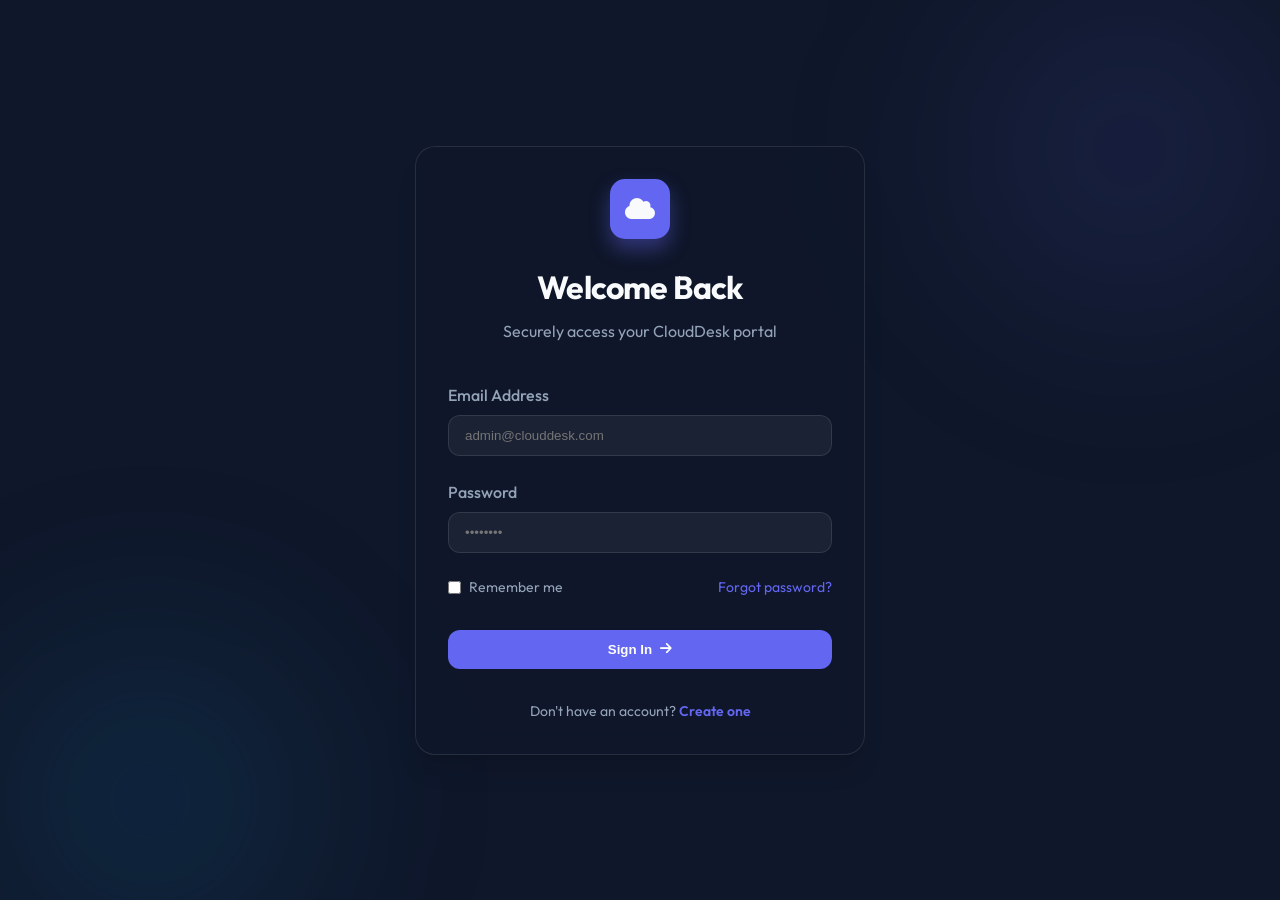
<file: index.html>
<!DOCTYPE html>
<html lang="en">
<head>
    <meta charset="UTF-8">
    <meta name="viewport" content="width=device-width, initial-scale=1.0">
    <title>CloudDesk | Login</title>
    <link rel="stylesheet" href="assets/css/styles.css">
    <link rel="stylesheet" href="https://cdnjs.cloudflare.com/ajax/libs/font-awesome/6.4.0/css/all.min.css">
</head>
<body>
    <div class="bg-blobs">
        <div class="blob blob-1"></div>
        <div class="blob blob-2"></div>
    </div>

    <main class="login-container" style="display: flex; align-items: center; justify-content: center; min-height: 100vh; padding: 1rem;">
        <div class="glass-card" style="width: 100%; max-width: 450px;">
            <div style="text-align: center; margin-bottom: 2.5rem;">
                <div style="width: 60px; height: 60px; background: var(--primary); border-radius: 15px; display: flex; align-items: center; justify-content: center; margin: 0 auto 1.5rem; font-size: 1.5rem; box-shadow: 0 10px 20px rgba(99, 102, 241, 0.4);">
                    <i class="fas fa-cloud"></i>
                </div>
                <h1 style="font-size: 2rem; margin-bottom: 0.5rem;">Welcome Back</h1>
                <p style="color: var(--text-muted);">Securely access your CloudDesk portal</p>
            </div>

            <form id="loginForm">
                <div class="form-group">
                    <label for="email">Email Address</label>
                    <input type="email" id="email" class="form-input" placeholder="admin@clouddesk.com" required>
                </div>
                <div class="form-group">
                    <label for="password">Password</label>
                    <input type="password" id="password" class="form-input" placeholder="••••••••" required>
                </div>
                
                <div style="display: flex; justify-content: space-between; align-items: center; margin-bottom: 2rem; font-size: 0.875rem;">
                    <label style="display: flex; align-items: center; gap: 0.5rem; cursor: pointer; color: var(--text-muted);">
                        <input type="checkbox"> Remember me
                    </label>
                    <a href="forgot-password.html" style="color: var(--primary); text-decoration: none;">Forgot password?</a>
                </div>

                <button type="submit" class="btn btn-primary" style="width: 100%;">
                    Sign In <i class="fas fa-arrow-right"></i>
                </button>
            </form>

            <div style="text-align: center; margin-top: 2rem; color: var(--text-muted); font-size: 0.875rem;">
                Don't have an account? <a href="register.html" style="color: var(--primary); text-decoration: none; font-weight: 600;">Create one</a>
            </div>

        </div>
    </main>

    <script src="assets/js/app.js" type="module"></script>
</body>
</html>
</file>
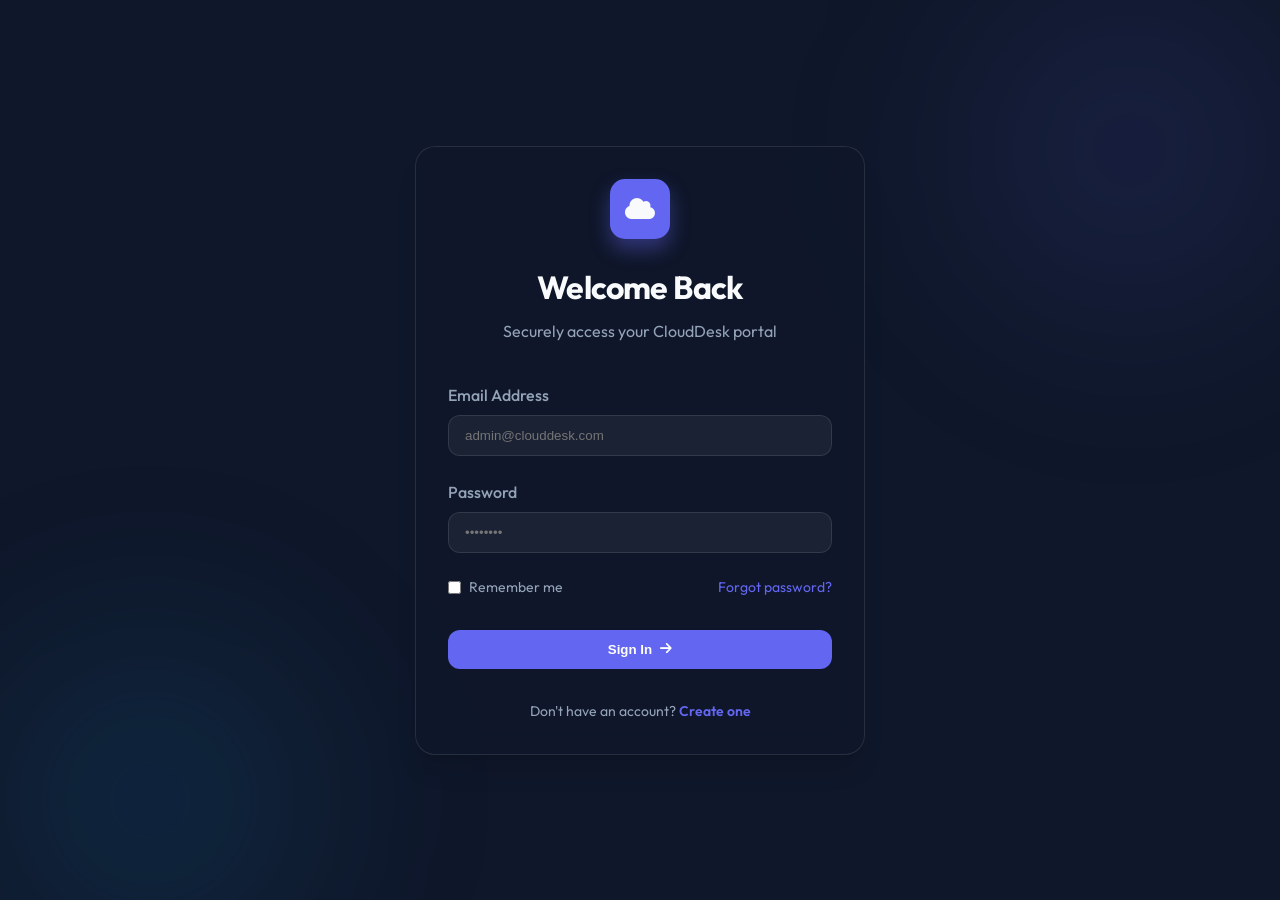
<file: admin-dashboard.html>
<!DOCTYPE html>
<html lang="en">

<head>
    <meta charset="UTF-8">
    <meta name="viewport" content="width=device-width, initial-scale=1.0">
    <title>CloudDesk | Admin Panel</title>
    <link rel="stylesheet" href="assets/css/styles.css">
    <link rel="stylesheet" href="https://cdnjs.cloudflare.com/ajax/libs/font-awesome/6.4.0/css/all.min.css">
</head>

<body>
    <div class="bg-blobs">
        <div class="blob blob-1"></div>
        <div class="blob blob-2"></div>
    </div>

    <div class="app-container">
        <aside class="sidebar">
            <a href="#" onclick="app.goHome(); return false;"
                style="text-decoration: none; color: inherit; display: flex; align-items: center; gap: 0.75rem; margin-bottom: 3rem; cursor: pointer;">
                <div
                    style="width: 40px; height: 40px; background: var(--primary); border-radius: 10px; display: flex; align-items: center; justify-content: center;">
                    <i class="fas fa-cloud"></i>
                </div>
                <span style="font-weight: 700; font-size: 1.25rem;">CloudDesk Admin</span>
            </a>
            <nav style="display: flex; flex-direction: column; gap: 0.5rem; flex: 1;">
                <a href="admin-dashboard.html" class="btn"
                    style="justify-content: flex-start; background: rgba(99, 102, 241, 0.1); color: var(--primary);">
                    <i class="fas fa-chart-line"></i> <span>Overview</span>
                </a>
                <a id="usersLink" href="users.html" class="btn" style="justify-content: flex-start; color: var(--text-muted);">
                    <i class="fas fa-users-cog"></i> <span>User Management</span>
                </a>
                <a id="reportsLink" href="reports.html" class="btn" style="justify-content: flex-start; color: var(--text-muted);">
                    <i class="fas fa-file-alt"></i> <span>Reports</span>
                </a>
            </nav>
            <div style="margin-top: auto;">
                <button id="logoutBtn" class="btn"
                    style="width: 100%; justify-content: flex-start; color: var(--danger);">
                    <i class="fas fa-sign-out-alt"></i> <span>Logout</span>
                </button>
            </div>
        </aside>

        <main class="main-content">
            <header style="display: flex; justify-content: space-between; align-items: center; margin-bottom: 2.5rem;">
                <div>
                    <h1 style="font-size: 1.75rem;">Support Queue</h1>
                    <p style="color: var(--text-muted);">Manage incoming requests and assignments</p>
                </div>
                <div style="display: flex; gap: 1rem;">
                    <div class="glass-card"
                        style="padding: 0.5rem 1rem; display: flex; align-items: center; gap: 1rem; border-radius: var(--radius-md);">
                        <span style="font-size: 0.875rem; color: var(--text-muted);">System Status:</span>
                        <span style="color: var(--success); font-size: 0.875rem; font-weight: 600;">● Healthy</span>
                    </div>
                </div>
            </header>

            <!-- Stats -->
            <div style="display: grid; grid-template-columns: repeat(4, 1fr); gap: 1.5rem; margin-bottom: 2.5rem;">
                <div class="glass-card" style="padding: 1.25rem;">
                    <p
                        style="color: var(--text-muted); font-size: 0.75rem; text-transform: uppercase; margin-bottom: 0.5rem;">
                        Unassigned</p>
                    <h2 id="statUnassigned" style="font-size: 1.75rem; color: var(--danger);">1</h2>
                </div>
                <div class="glass-card" style="padding: 1.25rem;">
                    <p
                        style="color: var(--text-muted); font-size: 0.75rem; text-transform: uppercase; margin-bottom: 0.5rem;">
                        In Progress</p>
                    <h2 id="statProgress" style="font-size: 1.75rem; color: var(--warning);">1</h2>
                </div>
                <div class="glass-card" style="padding: 1.25rem;">
                    <p
                        style="color: var(--text-muted); font-size: 0.75rem; text-transform: uppercase; margin-bottom: 0.5rem;">
                        Avg Response</p>
                    <h2 style="font-size: 1.75rem;">14m</h2>
                </div>
                <div class="glass-card" style="padding: 1.25rem;">
                    <p
                        style="color: var(--text-muted); font-size: 0.75rem; text-transform: uppercase; margin-bottom: 0.5rem;">
                        SLA Met</p>
                    <h2 style="font-size: 1.75rem; color: var(--success);">98%</h2>
                </div>
            </div>


            <div class="glass-card" style="padding: 0;">
                <div
                    style="padding: 1.5rem; border-bottom: 1px solid var(--glass-border); display: flex; justify-content: space-between; align-items: center;">
                    <h3 style="font-size: 1.125rem;">Global Ticket Queue</h3>
                    <div style="display: flex; gap: 1rem;">
                        <select class="form-input" style="padding: 0.5rem 1rem; width: 150px; font-size: 0.875rem;">
                            <option>All Status</option>
                            <option>Open</option>
                            <option>In Progress</option>
                            <option>Resolved</option>
                        </select>
                    </div>
                </div>
                <div style="overflow-x: auto;">
                    <table style="width: 100%; border-collapse: collapse;">
                        <thead>
                            <tr
                                style="background: rgba(255,255,255,0.02); border-bottom: 1px solid var(--glass-border);">
                                <th
                                    style="padding: 1rem 1.5rem; text-align: left; font-size: 0.75rem; text-transform: uppercase; color: var(--text-muted);">
                                    Ticket</th>
                                <th
                                    style="padding: 1rem 1.5rem; text-align: left; font-size: 0.75rem; text-transform: uppercase; color: var(--text-muted);">
                                    Requester</th>
                                <th
                                    style="padding: 1rem 1.5rem; text-align: left; font-size: 0.75rem; text-transform: uppercase; color: var(--text-muted);">
                                    Priority</th>
                                <th
                                    style="padding: 1rem 1.5rem; text-align: left; font-size: 0.75rem; text-transform: uppercase; color: var(--text-muted);">
                                    Assignee</th>
                                <th
                                    style="padding: 1rem 1.5rem; text-align: left; font-size: 0.75rem; text-transform: uppercase; color: var(--text-muted);">
                                    Status</th>
                                <th
                                    style="padding: 1rem 1.5rem; text-align: left; font-size: 0.75rem; text-transform: uppercase; color: var(--text-muted);">
                                    SLA</th>
                                <th
                                    style="padding: 1rem 1.5rem; text-align: right; font-size: 0.75rem; text-transform: uppercase; color: var(--text-muted);">
                                    Actions</th>
                            </tr>
                        </thead>
                        <tbody id="adminTicketBody">

                        </tbody>
                    </table>
                </div>
            </div>
        </main>
    </div>

    <script src="assets/js/app.js" type="module"></script>
    <script type="module">
        import { app } from './assets/js/app.js';

        const admin = app.getSession();
        if (!admin || (admin.role !== 'admin' && admin.role !== 'technician')) {
            window.location.href = 'index.html';
        }

        if (admin && admin.role === 'technician') {
            document.getElementById('usersLink').style.display = 'none';
            document.getElementById('reportsLink').style.display = 'none';
        }

        document.getElementById('logoutBtn').onclick = () => app.logout();

        async function renderTickets() {
            const tickets = await app.fetchTickets();
            const users = JSON.parse(localStorage.getItem('cd_users') || '[]');
            const tbody = document.getElementById('adminTicketBody');

            document.getElementById('statUnassigned').textContent = tickets.filter(t => !t.assignee && t.status === 'open').length;
            document.getElementById('statProgress').textContent = tickets.filter(t => t.status === 'progress').length;

            tbody.innerHTML = tickets.map(t => {
                const requesterName = t.requester_name || (users.find(u => u.id === t.userId)?.name) || 'Unknown';
                return `
                    <tr style="border-bottom: 1px solid var(--glass-border);">
                        <td style="padding: 1rem 1.5rem;">
                            <div style="font-weight: 600; color: var(--primary);">${t.id}</div>
                            <div style="font-size: 0.875rem; color: white;">${t.title}</div>
                        </td>
                        <td style="padding: 1rem 1.5rem;">
                            <div style="font-size: 0.875rem;">${requesterName}</div>
                        </td>
                        <td style="padding: 1rem 1.5rem;">
                             <span style="font-size: 0.875rem; color: ${t.priority === 'High' ? 'var(--danger)' : 'inherit'}">
                                ${t.priority}
                             </span>
                        </td>
                        <td style="padding: 1rem 1.5rem;">
                            <div style="font-size: 0.875rem; color: var(--text-muted); italic">${t.assignee || 'Unassigned'}</div>
                        </td>
                        <td style="padding: 1rem 1.5rem;">
                            <span class="badge badge-${t.status}">${t.status}</span>
                        </td>
                        <td style="padding: 1rem 1.5rem;">
                            <span style="display: flex; align-items: center; gap: 0.5rem; font-size: 0.875rem;">
                                <div style="width: 8px; height: 8px; border-radius: 50%; background: ${t.sla_status === 'breached' ? 'var(--danger)' : t.sla_status === 'warning' ? 'var(--warning)' : 'var(--success)'}"></div>
                                ${t.sla_status || 'on-track'}
                            </span>
                        </td>
                        <td style="padding: 1rem 1.5rem; text-align: right;">
                            <button onclick="window.manageTicket('${t.id}')" class="btn" style="padding: 0.4rem 0.8rem; font-size: 0.75rem; background: rgba(255,255,255,0.05);">Manage</button>
                        </td>
                    </tr>
                `;
            }).join('');
        }

        window.manageTicket = (id) => {
            window.location.href = `manage-ticket.html?id=${id}`;
        };

        renderTickets();
    </script>
</body>

</html>
</file>
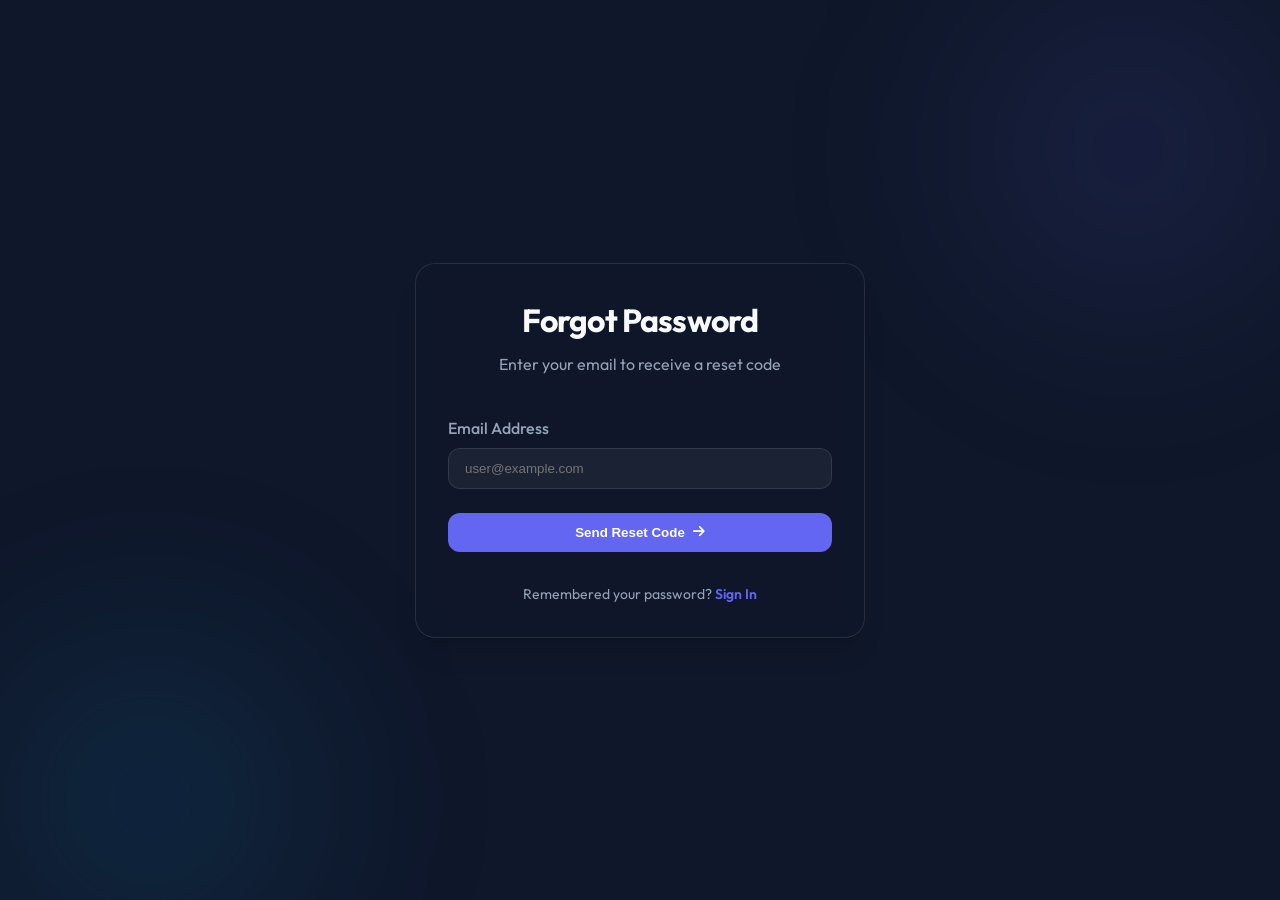
<file: forgot-password.html>
<!DOCTYPE html>
<html lang="en">
<head>
    <meta charset="UTF-8">
    <meta name="viewport" content="width=device-width, initial-scale=1.0">
    <title>CloudDesk | Forgot Password</title>
    <link rel="stylesheet" href="assets/css/styles.css">
    <link rel="stylesheet" href="https://cdnjs.cloudflare.com/ajax/libs/font-awesome/6.4.0/css/all.min.css">
</head>
<body>
    <div class="bg-blobs">
        <div class="blob blob-1"></div>
        <div class="blob blob-2"></div>
    </div>

    <main class="login-container" style="display: flex; align-items: center; justify-content: center; min-height: 100vh; padding: 1rem;">
        <div class="glass-card" style="width: 100%; max-width: 450px;">
            <div style="text-align: center; margin-bottom: 2.5rem;">
                <h1 style="font-size: 2rem; margin-bottom: 0.5rem;">Forgot Password</h1>
                <p style="color: var(--text-muted);">Enter your email to receive a reset code</p>
            </div>

            <form id="forgotForm">
                <div class="form-group">
                    <label for="email">Email Address</label>
                    <input type="email" id="email" class="form-input" placeholder="user@example.com" required>
                </div>
                
                <button type="submit" class="btn btn-primary" style="width: 100%;">
                    Send Reset Code <i class="fas fa-arrow-right"></i>
                </button>
            </form>

            <div style="text-align: center; margin-top: 2rem; color: var(--text-muted); font-size: 0.875rem;">
                Remembered your password? <a href="index.html" style="color: var(--primary); text-decoration: none; font-weight: 600;">Sign In</a>
            </div>
        </div>
    </main>

    <script src="assets/js/app.js" type="module"></script>
    <script type="module">
        import { app } from './assets/js/app.js';

        const form = document.getElementById('forgotForm');
        form.addEventListener('submit', async (e) => {
            e.preventDefault();
            const email = document.getElementById('email').value;

            try {
                const response = await fetch('api/forgot-password.php', {
                    method: 'POST',
                    headers: { 'Content-Type': 'application/json' },
                    body: JSON.stringify({ email })
                });
                const result = await response.json();

                if (result.success) {
                    app.showToast(result.message + (result.token ? ` (Mock Token: ${result.token})` : ''), 'success');
                    localStorage.setItem('cd_reset_email', email);
                    setTimeout(() => window.location.href = 'reset-password.html', 2000);
                } else {
                    app.showToast(result.error || 'Failed to send code', 'danger');
                }
            } catch (err) {
                app.showToast('Failed to connect to server', 'danger');
            }
        });
    </script>
</body>
</html>
</file>
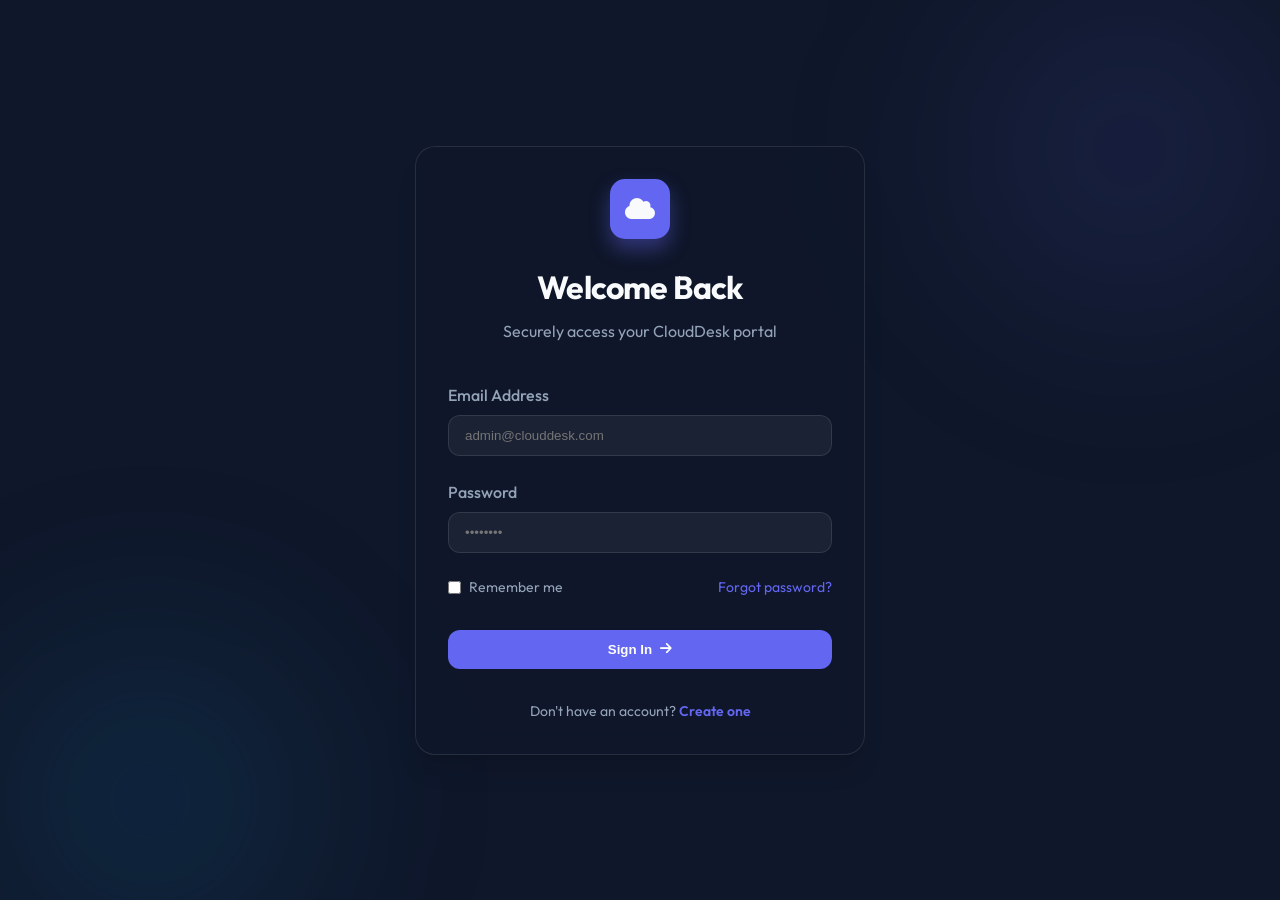
<file: history.html>
<!DOCTYPE html>
<html lang="en">

<head>
    <meta charset="UTF-8">
    <meta name="viewport" content="width=device-width, initial-scale=1.0">
    <title>CloudDesk | Ticket History</title>
    <link rel="stylesheet" href="assets/css/styles.css">
    <link rel="stylesheet" href="https://cdnjs.cloudflare.com/ajax/libs/font-awesome/6.4.0/css/all.min.css">
</head>

<body>
    <div class="bg-blobs">
        <div class="blob blob-1"></div>
        <div class="blob blob-2"></div>
    </div>

    <div class="app-container">
        <aside class="sidebar">
            <a href="index.html"
                style="text-decoration: none; color: inherit; display: flex; align-items: center; gap: 0.75rem; margin-bottom: 3rem; cursor: pointer;">
                <div
                    style="width: 40px; height: 40px; background: var(--primary); border-radius: 10px; display: flex; align-items: center; justify-content: center;">
                    <i class="fas fa-cloud"></i>
                </div>
                <span style="font-weight: 700; font-size: 1.25rem;">CloudDesk</span>
            </a>
            <nav style="display: flex; flex-direction: column; gap: 0.5rem; flex: 1;">
                <a href="user-dashboard.html" class="btn"
                    style="justify-content: flex-start; color: var(--text-muted);">
                    <i class="fas fa-th-large"></i> <span>Dashboard</span>
                </a>
                <a href="submit-ticket.html" class="btn" style="justify-content: flex-start; color: var(--text-muted);">
                    <i class="fas fa-plus-circle"></i> <span>New Ticket</span>
                </a>
                <a href="history.html" class="btn"
                    style="justify-content: flex-start; background: rgba(99, 102, 241, 0.1); color: var(--primary);">
                    <i class="fas fa-history"></i> <span>Ticket History</span>
                </a>
            </nav>
            <div style="margin-top: auto;">
                <button id="logoutBtn" class="btn"
                    style="width: 100%; justify-content: flex-start; color: var(--danger);">
                    <i class="fas fa-sign-out-alt"></i> <span>Logout</span>
                </button>
            </div>
        </aside>

        <main class="main-content">
            <header style="margin-bottom: 2.5rem;">
                <h1 style="font-size: 1.75rem;">Request History</h1>
                <p style="color: var(--text-muted);">Archive of your resolved and closed support tickets</p>
            </header>

            <div class="glass-card" style="padding: 0; overflow: hidden;">
                <div style="overflow-x: auto;">
                    <table style="width: 100%; border-collapse: collapse; text-align: left;">
                        <thead>
                            <tr
                                style="background: rgba(255,255,255,0.02); border-bottom: 1px solid var(--glass-border);">
                                <th
                                    style="padding: 1rem 1.5rem; font-size: 0.75rem; text-transform: uppercase; color: var(--text-muted);">
                                    Ticket ID</th>
                                <th
                                    style="padding: 1rem 1.5rem; font-size: 0.75rem; text-transform: uppercase; color: var(--text-muted);">
                                    Subject</th>
                                <th
                                    style="padding: 1rem 1.5rem; font-size: 0.75rem; text-transform: uppercase; color: var(--text-muted);">
                                    Status</th>
                                <th
                                    style="padding: 1rem 1.5rem; font-size: 0.75rem; text-transform: uppercase; color: var(--text-muted);">
                                    Resolved Date</th>
                            </tr>
                        </thead>
                        <tbody id="historyTableBody">

                        </tbody>
                    </table>
                </div>
            </div>
        </main>
    </div>

    <script src="assets/js/app.js" type="module"></script>
    <script type="module">
        import { app } from './assets/js/app.js';
        const user = app.getSession();
        if (!user) window.location.href = 'index.html';
        document.getElementById('logoutBtn').onclick = () => app.logout();

        async function loadHistory() {
            const tickets = await app.fetchTickets();
            const historyTickets = tickets.filter(t => t.status === 'resolved' || t.status === 'closed');
            const tbody = document.getElementById('historyTableBody');

            if (historyTickets.length === 0) {
                tbody.innerHTML = `<tr><td colspan="4" style="padding: 3rem; text-align: center; color: var(--text-muted);">No archived tickets found.</td></tr>`;
            } else {
                tbody.innerHTML = historyTickets.map(t => `
                    <tr style="border-bottom: 1px solid var(--glass-border);">
                        <td style="padding: 1rem 1.5rem; font-family: monospace; color: var(--primary);">${t.id}</td>
                        <td style="padding: 1rem 1.5rem;">${t.title}</td>
                        <td style="padding: 1rem 1.5rem;"><span class="badge badge-${t.status}">${t.status}</span></td>
                        <td style="padding: 1rem 1.5rem; color: var(--text-muted);">${new Date(t.created_at || t.created).toLocaleDateString()}</td>
                    </tr>
                `).join('');
            }
        }
        loadHistory();
    </script>
</body>

</html>
</file>
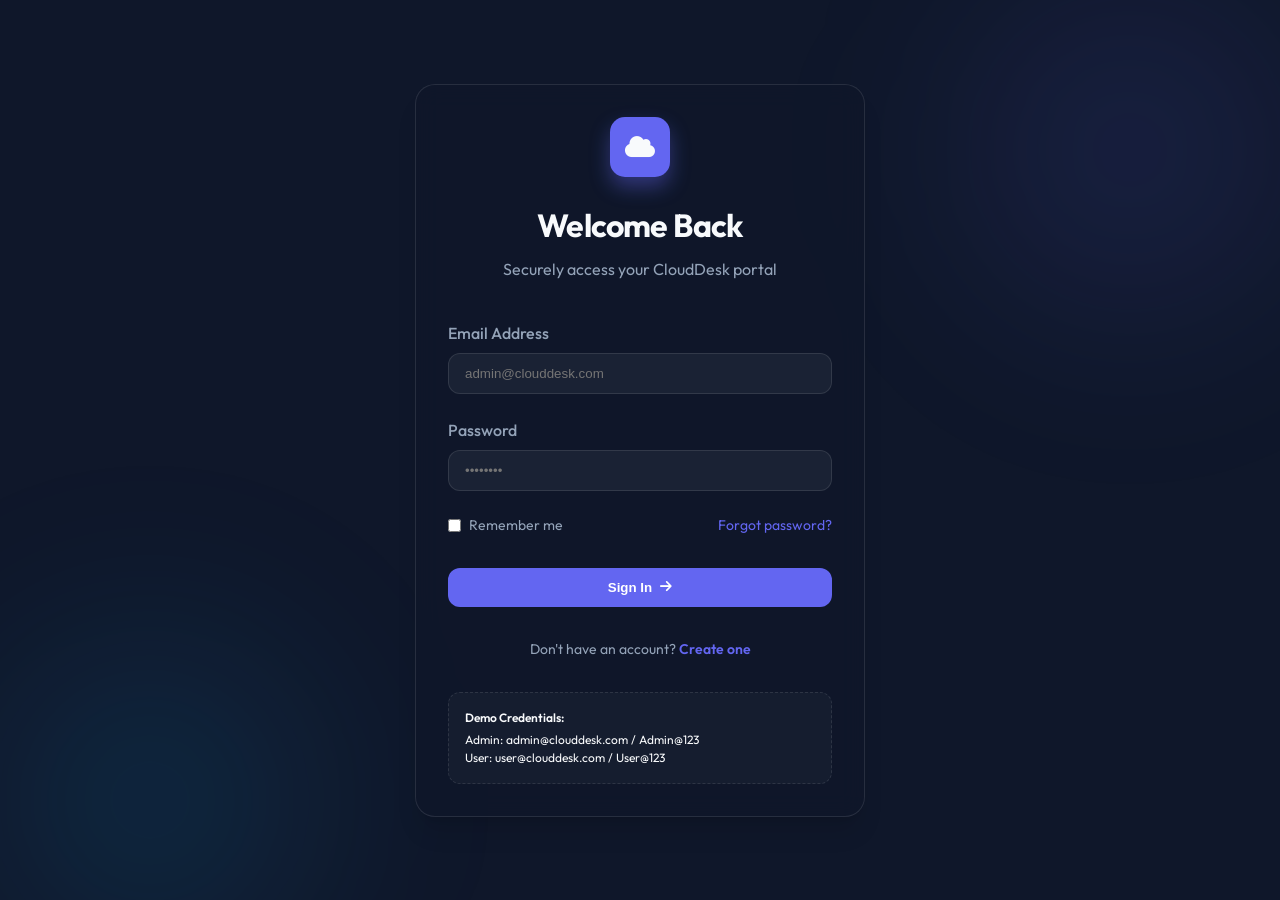
<file: login.html>
<!DOCTYPE html>
<html lang="en">
<head>
    <meta charset="UTF-8">
    <meta name="viewport" content="width=device-width, initial-scale=1.0">
    <title>CloudDesk | Login</title>
    <link rel="stylesheet" href="assets/css/styles.css">
    <link rel="stylesheet" href="https://cdnjs.cloudflare.com/ajax/libs/font-awesome/6.4.0/css/all.min.css">
</head>
<body>
    <div class="bg-blobs">
        <div class="blob blob-1"></div>
        <div class="blob blob-2"></div>
    </div>

    <main class="login-container" style="display: flex; align-items: center; justify-content: center; min-height: 100vh; padding: 1rem;">
        <div class="glass-card" style="width: 100%; max-width: 450px;">
            <div style="text-align: center; margin-bottom: 2.5rem;">
                <div style="width: 60px; height: 60px; background: var(--primary); border-radius: 15px; display: flex; align-items: center; justify-content: center; margin: 0 auto 1.5rem; font-size: 1.5rem; box-shadow: 0 10px 20px rgba(99, 102, 241, 0.4);">
                    <i class="fas fa-cloud"></i>
                </div>
                <h1 style="font-size: 2rem; margin-bottom: 0.5rem;">Welcome Back</h1>
                <p style="color: var(--text-muted);">Securely access your CloudDesk portal</p>
            </div>

            <form id="loginForm">
                <div class="form-group">
                    <label for="email">Email Address</label>
                    <input type="email" id="email" class="form-input" placeholder="admin@clouddesk.com" required>
                </div>
                <div class="form-group">
                    <label for="password">Password</label>
                    <input type="password" id="password" class="form-input" placeholder="••••••••" required>
                </div>
                
                <div style="display: flex; justify-content: space-between; align-items: center; margin-bottom: 2rem; font-size: 0.875rem;">
                    <label style="display: flex; align-items: center; gap: 0.5rem; cursor: pointer; color: var(--text-muted);">
                        <input type="checkbox"> Remember me
                    </label>
                    <a href="#" style="color: var(--primary); text-decoration: none;">Forgot password?</a>
                </div>

                <button type="submit" class="btn btn-primary" style="width: 100%;">
                    Sign In <i class="fas fa-arrow-right"></i>
                </button>
            </form>

            <div style="text-align: center; margin-top: 2rem; color: var(--text-muted); font-size: 0.875rem;">
                Don't have an account? <a href="register.html" style="color: var(--primary); text-decoration: none; font-weight: 600;">Create one</a>
            </div>

            <div style="margin-top: 2rem; padding: 1rem; background: rgba(255,255,255,0.03); border-radius: var(--radius-md); font-size: 0.75rem; border: 1px dashed rgba(255,255,255,0.1);">
                <p style="font-weight: 600; margin-bottom: 0.25rem;">Demo Credentials:</p>
                <p>Admin: admin@clouddesk.com / Admin@123</p>
                <p>User: user@clouddesk.com / User@123</p>
            </div>
        </div>
    </main>

    <script src="assets/js/app.js" type="module"></script>
</body>
</html>
</file>
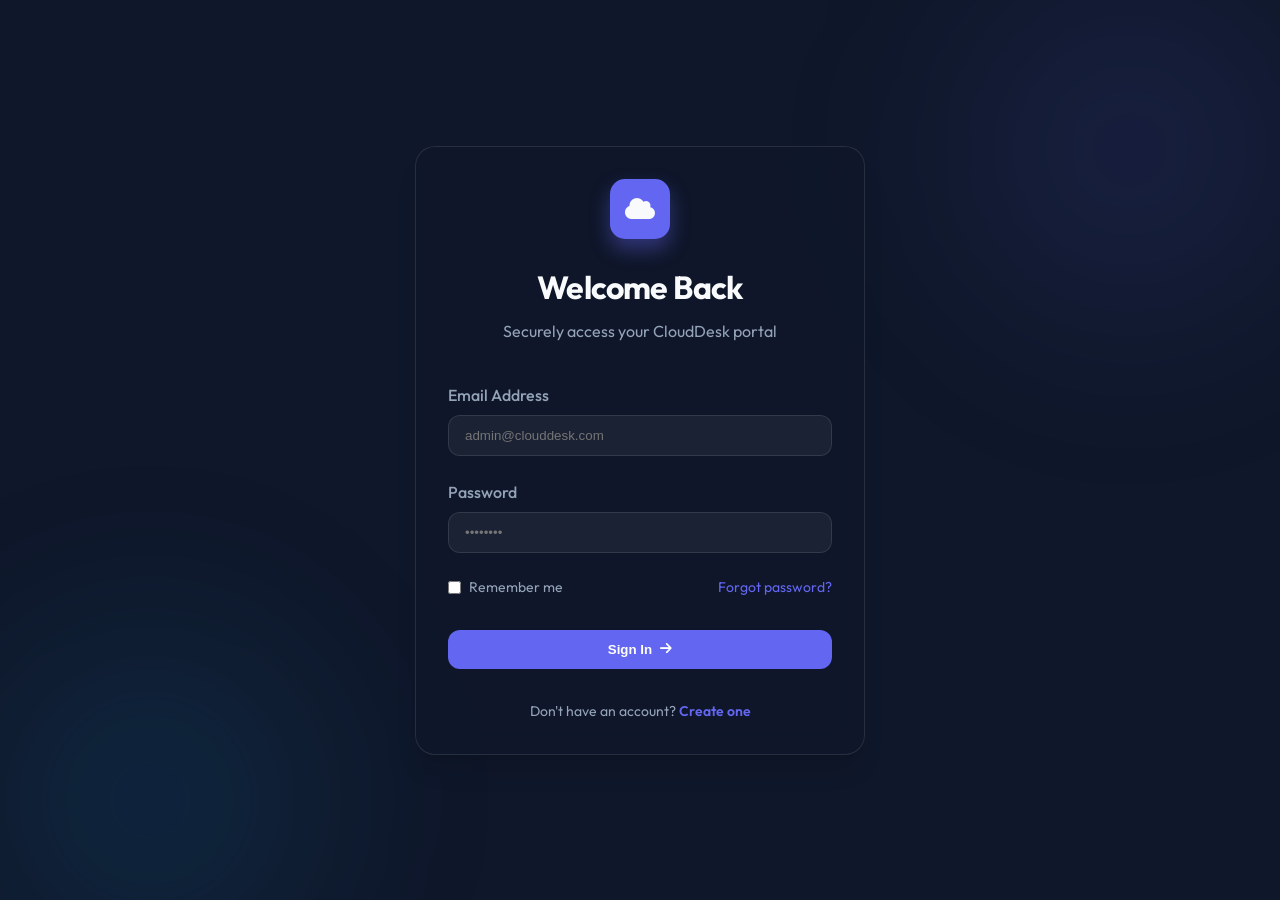
<file: manage-ticket.html>
<!DOCTYPE html>
<html lang="en">

<head>
    <meta charset="UTF-8">
    <meta name="viewport" content="width=device-width, initial-scale=1.0">
    <title>CloudDesk | Manage Ticket</title>
    <link rel="stylesheet" href="assets/css/styles.css">
    <link rel="stylesheet" href="https://cdnjs.cloudflare.com/ajax/libs/font-awesome/6.4.0/css/all.min.css">
</head>

<body>
    <div class="bg-blobs">
        <div class="blob blob-1"></div>
        <div class="blob blob-2"></div>
    </div>

    <div class="app-container">
        <aside class="sidebar">
            <a href="#" onclick="app.goHome(); return false;"
                style="text-decoration: none; color: inherit; display: flex; align-items: center; gap: 0.75rem; margin-bottom: 3rem; cursor: pointer;">
                <div
                    style="width: 40px; height: 40px; background: var(--primary); border-radius: 10px; display: flex; align-items: center; justify-content: center;">
                    <i class="fas fa-cloud"></i>
                </div>
                <span style="font-weight: 700; font-size: 1.25rem;">CloudDesk Admin</span>
            </a>
            <nav style="display: flex; flex-direction: column; gap: 0.5rem; flex: 1;">
                <a href="admin-dashboard.html" class="btn"
                    style="justify-content: flex-start; background: rgba(99, 102, 241, 0.1); color: var(--primary);">
                    <i class="fas fa-chart-line"></i> <span>Overview</span>
                </a>
                <a href="users.html" class="btn" style="justify-content: flex-start; color: var(--text-muted);">
                    <i class="fas fa-users-cog"></i> <span>User Management</span>
                </a>
                <a href="reports.html" class="btn" style="justify-content: flex-start; color: var(--text-muted);">
                    <i class="fas fa-file-alt"></i> <span>Reports</span>
                </a>
            </nav>
            <div style="margin-top: auto;">
                <button id="logoutBtn" class="btn"
                    style="width: 100%; justify-content: flex-start; color: var(--danger);">
                    <i class="fas fa-sign-out-alt"></i> <span>Logout</span>
                </button>
            </div>
        </aside>

        <main class="main-content">
            <header style="margin-bottom: 2.5rem;">
                <a href="admin-dashboard.html"
                    style="color: var(--primary); text-decoration: none; font-size: 0.875rem; display: flex; align-items: center; gap: 0.5rem; margin-bottom: 1rem;">
                    <i class="fas fa-arrow-left"></i> Back to Queue
                </a>
                <div style="display: flex; justify-content: space-between; align-items: flex-end;">
                    <div>
                        <h1 id="ticketId" style="font-size: 1.75rem; font-family: monospace; color: var(--primary);">
                            TKT-XXXX</h1>
                        <h2 id="ticketTitle" style="font-size: 1.25rem; margin-top: 0.25rem;">Issue Title Loading...
                        </h2>
                    </div>
                    <div id="ticketBadges">

                    </div>
                </div>
            </header>

            <div style="display: grid; grid-template-columns: 2fr 1fr; gap: 2rem;">

                <div style="display: flex; flex-direction: column; gap: 2rem;">
                    <div class="glass-card">
                        <h3
                            style="font-size: 1rem; color: var(--text-muted); margin-bottom: 1rem; text-transform: uppercase;">
                            Description</h3>
                        <p id="ticketDesc" style="line-height: 1.6; color: var(--text-main);">Loading description...</p>
                    </div>

                    <div class="glass-card">
                        <h3
                            style="font-size: 1rem; color: var(--text-muted); margin-bottom: 1rem; text-transform: uppercase;">
                            Communication History</h3>
                        <div id="commentThread"
                            style="display: flex; flex-direction: column; gap: 1rem; margin-bottom: 1.5rem;">

                        </div>
                        <div style="display: flex; gap: 1rem;">
                            <input type="text" id="newComment" class="form-input"
                                placeholder="Type a message to the requester...">
                            <button id="sendComment" class="btn btn-primary">Send</button>
                        </div>
                    </div>
                </div>

                <!-- Right: Actions -->
                <div style="display: flex; flex-direction: column; gap: 1.5rem;">
                    <div class="glass-card">
                        <h3
                            style="font-size: 1rem; color: var(--text-muted); margin-bottom: 1.5rem; text-transform: uppercase;">
                            Manage Status</h3>

                        <div class="form-group">
                            <label>Status</label>
                            <select id="statusSelect" class="form-input">
                                <option value="open">Open</option>
                                <option value="progress">In Progress</option>
                                <option value="resolved">Resolved</option>
                                <option value="closed">Closed</option>
                            </select>
                        </div>

                        <div class="form-group">
                            <label>Priority</label>
                            <select id="prioritySelect" class="form-input">
                                <option value="Low">Low</option>
                                <option value="Medium">Medium</option>
                                <option value="High">High</option>
                                <option value="Critical">Critical</option>
                            </select>
                        </div>

                        <div class="form-group">
                            <label>Assigned To</label>
                            <select id="assigneeSelect" class="form-input">
                                <option value="">Unassigned</option>
                                <option value="John Tech">John Tech</option>
                                <option value="Admin User">Admin User</option>
                            </select>
                        </div>

                        <button id="saveChanges" class="btn btn-primary" style="width: 100%; margin-top: 1rem;">
                            Save Changes <i class="fas fa-save" style="margin-left: 0.5rem;"></i>
                        </button>
                    </div>

                    <div class="glass-card" style="border-color: rgba(239, 68, 68, 0.2);">
                        <h3
                            style="font-size: 0.875rem; color: var(--danger); margin-bottom: 1rem; text-transform: uppercase;">
                            Internal Notes</h3>
                        <textarea class="form-input" style="font-size: 0.875rem;" rows="4"
                            placeholder="Private notes for IT staff..."></textarea>
                    </div>
                </div>
            </div>
        </main>
    </div>

    <script src="assets/js/app.js" type="module"></script>
    <script type="module">
        import { app } from './assets/js/app.js';

        const admin = app.getSession();
        if (!admin || admin.role === 'user') window.location.href = 'index.html';
        document.getElementById('logoutBtn').onclick = () => app.logout();

        const urlParams = new URLSearchParams(window.location.search);
        const ticketId = urlParams.get('id');

        async function loadTicket() {
            const tickets = await app.fetchTickets();
            const ticket = tickets.find(t => t.id === ticketId);

            if (!ticket) {
                app.showToast('Ticket not found!', 'danger');
                return;
            }

            document.getElementById('ticketId').textContent = ticket.id;
            document.getElementById('ticketTitle').textContent = ticket.title;
            document.getElementById('ticketDesc').textContent = ticket.description || ticket.desc;
            document.getElementById('statusSelect').value = ticket.status;
            document.getElementById('prioritySelect').value = ticket.priority;
            document.getElementById('assigneeSelect').value = ticket.assignee || '';

            document.getElementById('ticketBadges').innerHTML = `
                <span class="badge badge-${ticket.status}">${ticket.status}</span>
            `;
            
            loadComments();
        }

        async function loadComments() {
            try {
                const response = await fetch(`api/comments.php?ticket_id=${ticketId}`);
                const comments = await response.json();
                const thread = document.getElementById('commentThread');
                thread.innerHTML = '';
                
                comments.forEach(c => {
                    const div = document.createElement('div');
                    div.className = 'glass-card';
                    div.style.padding = '1rem';
                    div.style.marginBottom = '0.5rem';
                    div.innerHTML = `
                        <div style="display: flex; justify-content: space-between; margin-bottom: 0.5rem;">
                            <span style="font-weight: 600;">${c.user_name}</span>
                            <span style="color: var(--text-muted); font-size: 0.875rem;">${new Date(c.created_at).toLocaleString()}</span>
                        </div>
                        <div>${c.content}</div>
                    `;
                    thread.appendChild(div);
                });
            } catch (err) {
                console.error('Failed to load comments', err);
            }
        }

        document.getElementById('sendComment').onclick = async () => {
            const content = document.getElementById('newComment').value;
            if (!content) return;

            try {
                const response = await fetch('api/comments.php', {
                    method: 'POST',
                    headers: { 'Content-Type': 'application/json' },
                    body: JSON.stringify({
                        ticket_id: ticketId,
                        user_id: admin.id,
                        content: content
                    })
                });
                
                const result = await response.json();
                if (result.success) {
                    document.getElementById('newComment').value = '';
                    loadComments();
                } else {
                    app.showToast(result.error || 'Failed to send comment', 'danger');
                }
            } catch (err) {
                app.showToast('Failed to connect to server', 'danger');
            }
        };

        document.getElementById('saveChanges').onclick = async () => {
            const updatedData = {
                id: ticketId,
                status: document.getElementById('statusSelect').value,
                priority: document.getElementById('prioritySelect').value,
                assignee: document.getElementById('assigneeSelect').value
            };

            try {
                const response = await fetch('api/tickets.php', {
                    method: 'PUT',
                    headers: { 'Content-Type': 'application/json' },
                    body: JSON.stringify(updatedData)
                });
                
                const result = await response.json();
                
                if (result.success) {
                    app.showToast('Changes saved successfully!', 'success');
                    loadTicket();
                } else {
                    app.showToast(result.error || 'Failed to save changes', 'danger');
                }
            } catch (err) {
                app.showToast('Failed to connect to server', 'danger');
                console.error(err);
            }
        };

        loadTicket();
    </script>
</body>

</html>
</file>
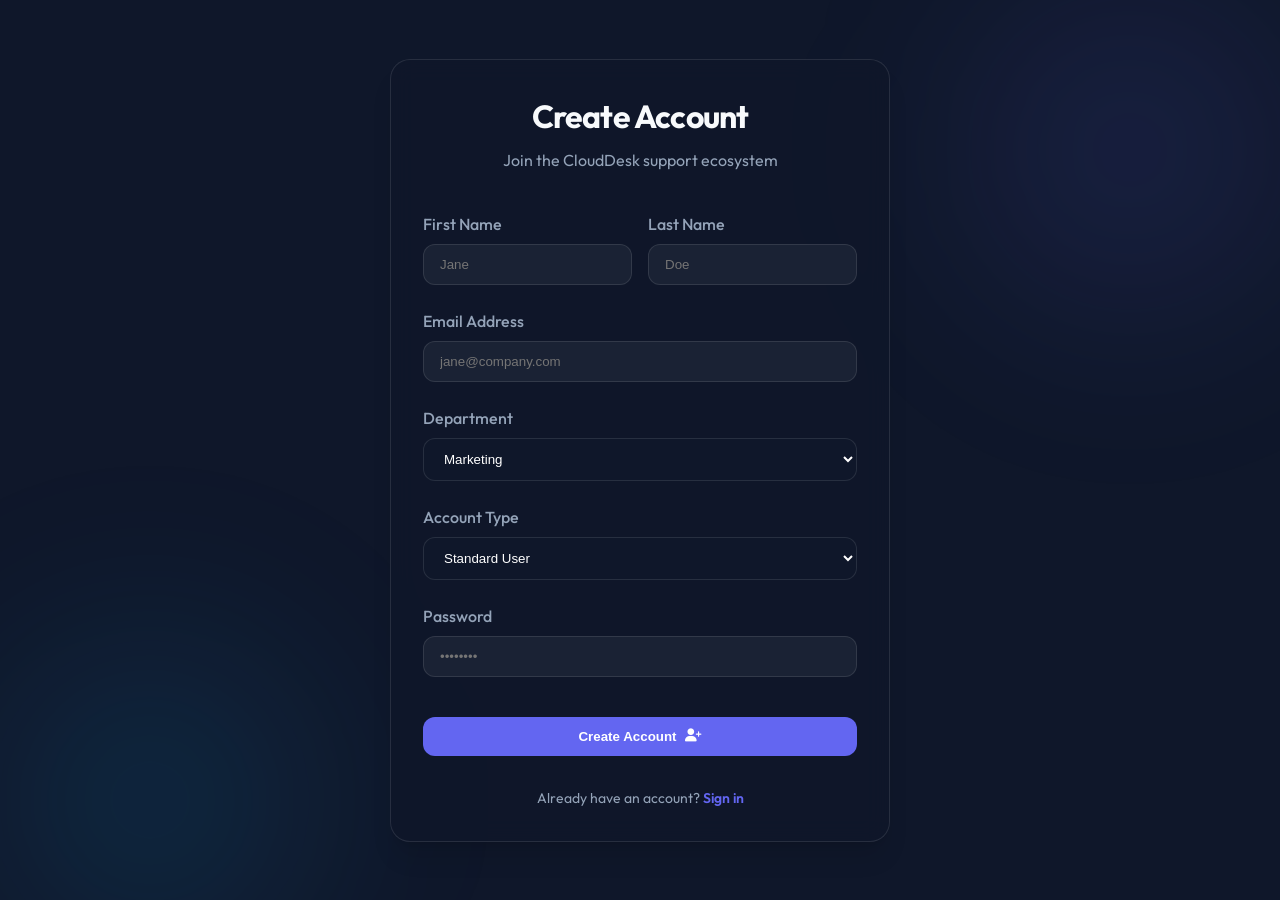
<file: register.html>
<!DOCTYPE html>
<html lang="en">
<head>
    <meta charset="UTF-8">
    <meta name="viewport" content="width=device-width, initial-scale=1.0">
    <title>CloudDesk | Register</title>
    <link rel="stylesheet" href="assets/css/styles.css">
    <link rel="stylesheet" href="https://cdnjs.cloudflare.com/ajax/libs/font-awesome/6.4.0/css/all.min.css">
</head>
<body>
    <div class="bg-blobs">
        <div class="blob blob-1"></div>
        <div class="blob blob-2"></div>
    </div>

    <main class="login-container" style="display: flex; align-items: center; justify-content: center; min-height: 100vh; padding: 1rem;">
        <div class="glass-card" style="width: 100%; max-width: 500px;">
            <div style="text-align: center; margin-bottom: 2.5rem;">
                <h1 style="font-size: 2rem; margin-bottom: 0.5rem;">Create Account</h1>
                <p style="color: var(--text-muted);">Join the CloudDesk support ecosystem</p>
            </div>

            <form id="registerForm">
                <div style="display: grid; grid-template-columns: 1fr 1fr; gap: 1rem;">
                    <div class="form-group">
                        <label for="firstName">First Name</label>
                        <input type="text" id="firstName" class="form-input" placeholder="Jane" required>
                    </div>
                    <div class="form-group">
                        <label for="lastName">Last Name</label>
                        <input type="text" id="lastName" class="form-input" placeholder="Doe" required>
                    </div>
                </div>
                <div class="form-group">
                    <label for="email">Email Address</label>
                    <input type="email" id="email" class="form-input" placeholder="jane@company.com" required>
                </div>
                <div class="form-group">
                    <label for="department">Department</label>
                    <select id="department" class="form-input">
                        <option>Marketing</option>
                        <option>Finance</option>
                        <option>Operations</option>
                        <option>HR</option>
                        <option>Sales</option>
                    </select>
                </div>
                <div class="form-group">
                    <label for="role">Account Type</label>
                    <select id="role" class="form-input">
                        <option value="user">Standard User</option>
                        <option value="technician">Support Technician</option>
                        <option value="admin">Administrator</option>
                    </select>
                </div>
                <div class="form-group">
                    <label for="password">Password</label>
                    <input type="password" id="password" class="form-input" placeholder="••••••••" required>
                </div>

                <button type="submit" class="btn btn-primary" style="width: 100%; margin-top: 1rem;">
                    Create Account <i class="fas fa-user-plus"></i>
                </button>
            </form>

            <div style="text-align: center; margin-top: 2rem; color: var(--text-muted); font-size: 0.875rem;">
                Already have an account? <a href="index.html" style="color: var(--primary); text-decoration: none; font-weight: 600;">Sign in</a>
            </div>
        </div>
    </main>

    <script src="assets/js/app.js" type="module"></script>
    <script type="module">
        import { app } from './assets/js/app.js';
        
        const registerForm = document.getElementById('registerForm');
        registerForm.addEventListener('submit', async (e) => {
            e.preventDefault();
            
            const data = {
                firstName: document.getElementById('firstName').value,
                lastName: document.getElementById('lastName').value,
                email: document.getElementById('email').value,
                department: document.getElementById('department').value,
                password: document.getElementById('password').value,
                role: document.getElementById('role').value
            };

            try {
                const response = await fetch('api/register.php', {
                    method: 'POST',
                    headers: { 'Content-Type': 'application/json' },
                    body: JSON.stringify(data)
                });
                
                const result = await response.json();
                
                if (result.success) {
                    app.showToast('Registration successful! Please login.', 'success');
                    setTimeout(() => window.location.href = 'index.html', 1500);
                } else {
                    app.showToast(result.error || 'Registration failed', 'danger');
                }
            } catch (err) {
                app.showToast('Failed to connect to server', 'danger');
                console.error(err);
            }
        });
    </script>
</body>
</html>
</file>
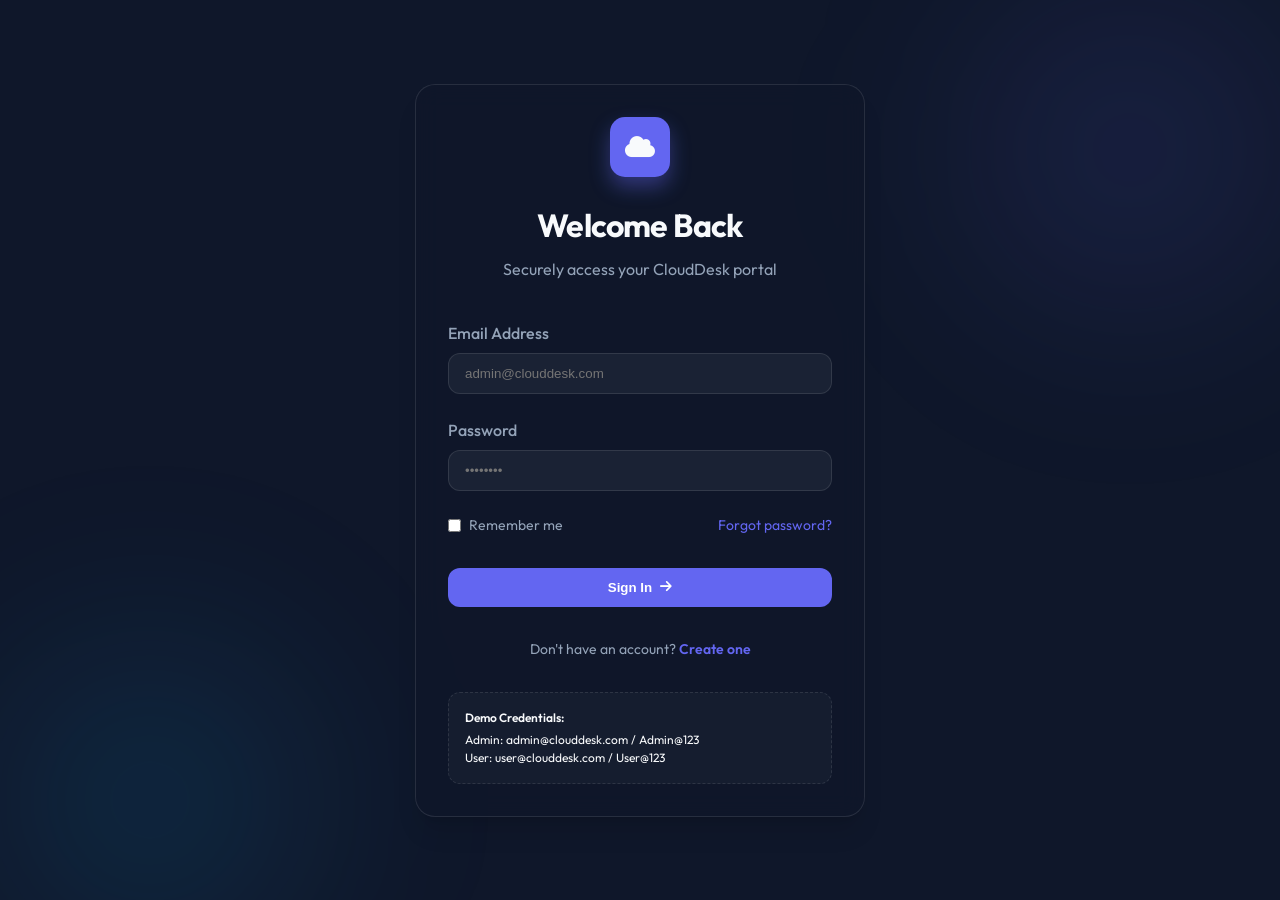
<file: reports.html>
<!DOCTYPE html>
<html lang="en">

<head>
    <meta charset="UTF-8">
    <meta name="viewport" content="width=device-width, initial-scale=1.0">
    <title>CloudDesk | Performance Reports</title>
    <link rel="stylesheet" href="assets/css/styles.css">
    <link rel="stylesheet" href="https://cdnjs.cloudflare.com/ajax/libs/font-awesome/6.4.0/css/all.min.css">
</head>

<body>
    <div class="bg-blobs">
        <div class="blob blob-1"></div>
        <div class="blob blob-2"></div>
    </div>

    <div class="app-container">
        <aside class="sidebar">
            <a href="#" onclick="app.goHome(); return false;"
                style="text-decoration: none; color: inherit; display: flex; align-items: center; gap: 0.75rem; margin-bottom: 3rem; cursor: pointer;">
                <div
                    style="width: 40px; height: 40px; background: var(--primary); border-radius: 10px; display: flex; align-items: center; justify-content: center;">
                    <i class="fas fa-cloud"></i>
                </div>
                <span style="font-weight: 700; font-size: 1.25rem;">CloudDesk Admin</span>
            </a>
            <nav style="display: flex; flex-direction: column; gap: 0.5rem; flex: 1;">
                <a href="admin-dashboard.html" class="btn" style="justify-content: flex-start; color: var(--text-muted);">
                    <i class="fas fa-chart-line"></i> <span>Overview</span>
                </a>
                <a href="users.html" class="btn" style="justify-content: flex-start; color: var(--text-muted);">
                    <i class="fas fa-users-cog"></i> <span>User Management</span>
                </a>
                <a href="reports.html" class="btn" style="justify-content: flex-start; background: rgba(99, 102, 241, 0.1); color: var(--primary);">
                    <i class="fas fa-file-alt"></i> <span>Reports</span>
                </a>
            </nav>
            <div style="margin-top: auto;">
                <button id="logoutBtn" class="btn"
                    style="width: 100%; justify-content: flex-start; color: var(--danger);">
                    <i class="fas fa-sign-out-alt"></i> <span>Logout</span>
                </button>
            </div>
        </aside>

        <main class="main-content">
            <header
                style="margin-bottom: 2.5rem; display: flex; justify-content: space-between; align-items: flex-end;">
                <div>
                    <h1 style="font-size: 1.75rem;">Analytics & Performance</h1>
                    <p style="color: var(--text-muted);">Data-driven insights for support management</p>
                </div>
                <button class="btn btn-primary" style="padding: 0.5rem 1rem; font-size: 0.875rem;">
                    <i class="fas fa-download"></i> Export PDF
                </button>
            </header>


            <div style="display: grid; grid-template-columns: 2fr 1fr; gap: 1.5rem; margin-bottom: 2.5rem;">
                <div class="glass-card">
                    <h3 style="font-size: 1.125rem; margin-bottom: 1.5rem;">Monthly Ticket Volume</h3>
                    <div
                        style="height: 250px; display: flex; align-items: flex-end; justify-content: space-between; padding: 0 1rem; gap: 1rem;">

                        <div style="flex: 1; display: flex; flex-direction: column; align-items: center; gap: 0.5rem;">
                            <div
                                style="width: 100%; height: 40%; background: var(--primary); border-radius: 4px 4px 0 0; opacity: 0.6;">
                            </div>
                            <span style="font-size: 0.75rem; color: var(--text-muted);">Jan</span>
                        </div>
                        <div style="flex: 1; display: flex; flex-direction: column; align-items: center; gap: 0.5rem;">
                            <div
                                style="width: 100%; height: 60%; background: var(--primary); border-radius: 4px 4px 0 0; opacity: 0.8;">
                            </div>
                            <span style="font-size: 0.75rem; color: var(--text-muted);">Feb</span>
                        </div>
                        <div style="flex: 1; display: flex; flex-direction: column; align-items: center; gap: 0.5rem;">
                            <div
                                style="width: 100%; height: 90%; background: var(--primary); border-radius: 4px 4px 0 0; box-shadow: 0 0 20px rgba(99, 102, 241, 0.4);">
                            </div>
                            <span style="font-size: 0.75rem; color: var(--text-muted);">Mar</span>
                        </div>
                        <div style="flex: 1; display: flex; flex-direction: column; align-items: center; gap: 0.5rem;">
                            <div
                                style="width: 100%; height: 50%; background: var(--primary); border-radius: 4px 4px 0 0; opacity: 0.7;">
                            </div>
                            <span style="font-size: 0.75rem; color: var(--text-muted);">Apr</span>
                        </div>
                    </div>
                </div>
                <div class="glass-card">
                    <h3 style="font-size: 1.125rem; margin-bottom: 1.5rem;">Issue Breakdown</h3>
                    <div style="display: flex; flex-direction: column; gap: 1rem;">
                        <div>
                            <div
                                style="display: flex; justify-content: space-between; font-size: 0.875rem; margin-bottom: 0.5rem;">
                                <span>Software</span>
                                <span style="font-weight: 600;">45%</span>
                            </div>
                            <div
                                style="height: 8px; background: rgba(255,255,255,0.05); border-radius: 4px; overflow: hidden;">
                                <div style="width: 45%; height: 100%; background: var(--primary);"></div>
                            </div>
                        </div>
                        <div>
                            <div
                                style="display: flex; justify-content: space-between; font-size: 0.875rem; margin-bottom: 0.5rem;">
                                <span>Network</span>
                                <span style="font-weight: 600;">30%</span>
                            </div>
                            <div
                                style="height: 8px; background: rgba(255,255,255,0.05); border-radius: 4px; overflow: hidden;">
                                <div style="width: 30%; height: 100%; background: var(--secondary);"></div>
                            </div>
                        </div>
                        <div>
                            <div
                                style="display: flex; justify-content: space-between; font-size: 0.875rem; margin-bottom: 0.5rem;">
                                <span>Hardware</span>
                                <span style="font-weight: 600;">25%</span>
                            </div>
                            <div
                                style="height: 8px; background: rgba(255,255,255,0.05); border-radius: 4px; overflow: hidden;">
                                <div style="width: 25%; height: 100%; background: var(--warning);"></div>
                            </div>
                        </div>
                    </div>
                </div>
            </div>


            <div class="glass-card" style="padding: 0;">
                <div style="padding: 1.5rem; border-bottom: 1px solid var(--glass-border);">
                    <h3 style="font-size: 1.125rem;">Technician Performance</h3>
                </div>
                <table style="width: 100%; border-collapse: collapse; text-align: left;">
                    <thead>
                        <tr style="background: rgba(255,255,255,0.02); border-bottom: 1px solid var(--glass-border);">
                            <th
                                style="padding: 1rem 1.5rem; font-size: 0.75rem; text-transform: uppercase; color: var(--text-muted);">
                                Name</th>
                            <th
                                style="padding: 1rem 1.5rem; font-size: 0.75rem; text-transform: uppercase; color: var(--text-muted);">
                                Assigned</th>
                            <th
                                style="padding: 1rem 1.5rem; font-size: 0.75rem; text-transform: uppercase; color: var(--text-muted);">
                                Resolved</th>
                            <th
                                style="padding: 1rem 1.5rem; font-size: 0.75rem; text-transform: uppercase; color: var(--text-muted);">
                                Avg. Time</th>
                            <th
                                style="padding: 1rem 1.5rem; font-size: 0.75rem; text-transform: uppercase; color: var(--text-muted);">
                                Rating</th>
                        </tr>
                    </thead>
                    <tbody>
                        <tr style="border-bottom: 1px solid var(--glass-border);">
                            <td style="padding: 1rem 1.5rem; font-weight: 600;">John Tech</td>
                            <td style="padding: 1rem 1.5rem;">12</td>
                            <td style="padding: 1rem 1.5rem;">10</td>
                            <td style="padding: 1rem 1.5rem;">2.4 hrs</td>
                            <td style="padding: 1rem 1.5rem; color: var(--warning);">★★★★★</td>
                        </tr>
                        <tr style="border-bottom: 1px solid var(--glass-border);">
                            <td style="padding: 1rem 1.5rem; font-weight: 600;">Admin User</td>
                            <td style="padding: 1rem 1.5rem;">8</td>
                            <td style="padding: 1rem 1.5rem;">5</td>
                            <td style="padding: 1rem 1.5rem;">4.1 hrs</td>
                            <td style="padding: 1rem 1.5rem; color: var(--warning);">★★★★☆</td>
                        </tr>
                    </tbody>
                </table>
            </div>
        </main>
    </div>

    <script src="assets/js/app.js" type="module"></script>
    <script type="module">
        import { app } from './assets/js/app.js';
        const user = app.getSession();
        if (!user || user.role !== 'admin') window.location.href = 'login.html';
        document.getElementById('logoutBtn').onclick = () => app.logout();
    </script>
</body>

</html>
</file>
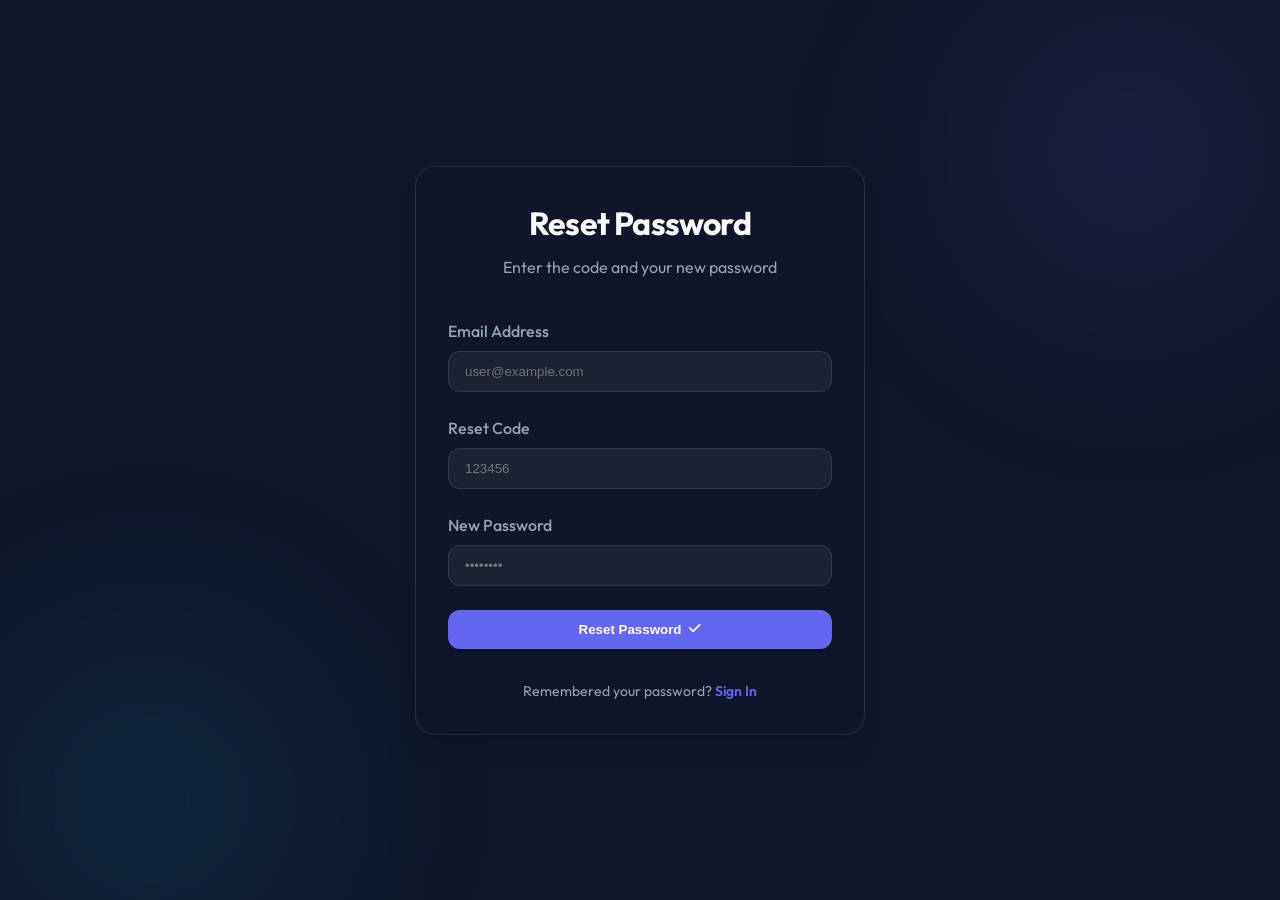
<file: reset-password.html>
<!DOCTYPE html>
<html lang="en">
<head>
    <meta charset="UTF-8">
    <meta name="viewport" content="width=device-width, initial-scale=1.0">
    <title>CloudDesk | Reset Password</title>
    <link rel="stylesheet" href="assets/css/styles.css">
    <link rel="stylesheet" href="https://cdnjs.cloudflare.com/ajax/libs/font-awesome/6.4.0/css/all.min.css">
</head>
<body>
    <div class="bg-blobs">
        <div class="blob blob-1"></div>
        <div class="blob blob-2"></div>
    </div>

    <main class="login-container" style="display: flex; align-items: center; justify-content: center; min-height: 100vh; padding: 1rem;">
        <div class="glass-card" style="width: 100%; max-width: 450px;">
            <div style="text-align: center; margin-bottom: 2.5rem;">
                <h1 style="font-size: 2rem; margin-bottom: 0.5rem;">Reset Password</h1>
                <p style="color: var(--text-muted);">Enter the code and your new password</p>
            </div>

            <form id="resetForm">
                <div class="form-group">
                    <label for="email">Email Address</label>
                    <input type="email" id="email" class="form-input" placeholder="user@example.com" required readonly>
                </div>
                <div class="form-group">
                    <label for="token">Reset Code</label>
                    <input type="text" id="token" class="form-input" placeholder="123456" required maxlength="6">
                </div>
                <div class="form-group">
                    <label for="password">New Password</label>
                    <input type="password" id="password" class="form-input" placeholder="••••••••" required>
                </div>
                
                <button type="submit" class="btn btn-primary" style="width: 100%;">
                    Reset Password <i class="fas fa-check"></i>
                </button>
            </form>

            <div style="text-align: center; margin-top: 2rem; color: var(--text-muted); font-size: 0.875rem;">
                Remembered your password? <a href="index.html" style="color: var(--primary); text-decoration: none; font-weight: 600;">Sign In</a>
            </div>
        </div>
    </main>

    <script src="assets/js/app.js" type="module"></script>
    <script type="module">
        import { app } from './assets/js/app.js';

        const emailInput = document.getElementById('email');
        emailInput.value = localStorage.getItem('cd_reset_email') || '';

        const form = document.getElementById('resetForm');
        form.addEventListener('submit', async (e) => {
            e.preventDefault();
            const email = emailInput.value;
            const token = document.getElementById('token').value;
            const password = document.getElementById('password').value;

            try {
                const response = await fetch('api/reset-password.php', {
                    method: 'POST',
                    headers: { 'Content-Type': 'application/json' },
                    body: JSON.stringify({ email, token, password })
                });
                const result = await response.json();

                if (result.success) {
                    app.showToast(result.message, 'success');
                    localStorage.removeItem('cd_reset_email');
                    setTimeout(() => window.location.href = 'index.html', 2000);
                } else {
                    app.showToast(result.error || 'Failed to reset password', 'danger');
                }
            } catch (err) {
                app.showToast('Failed to connect to server', 'danger');
            }
        });
    </script>
</body>
</html>
</file>
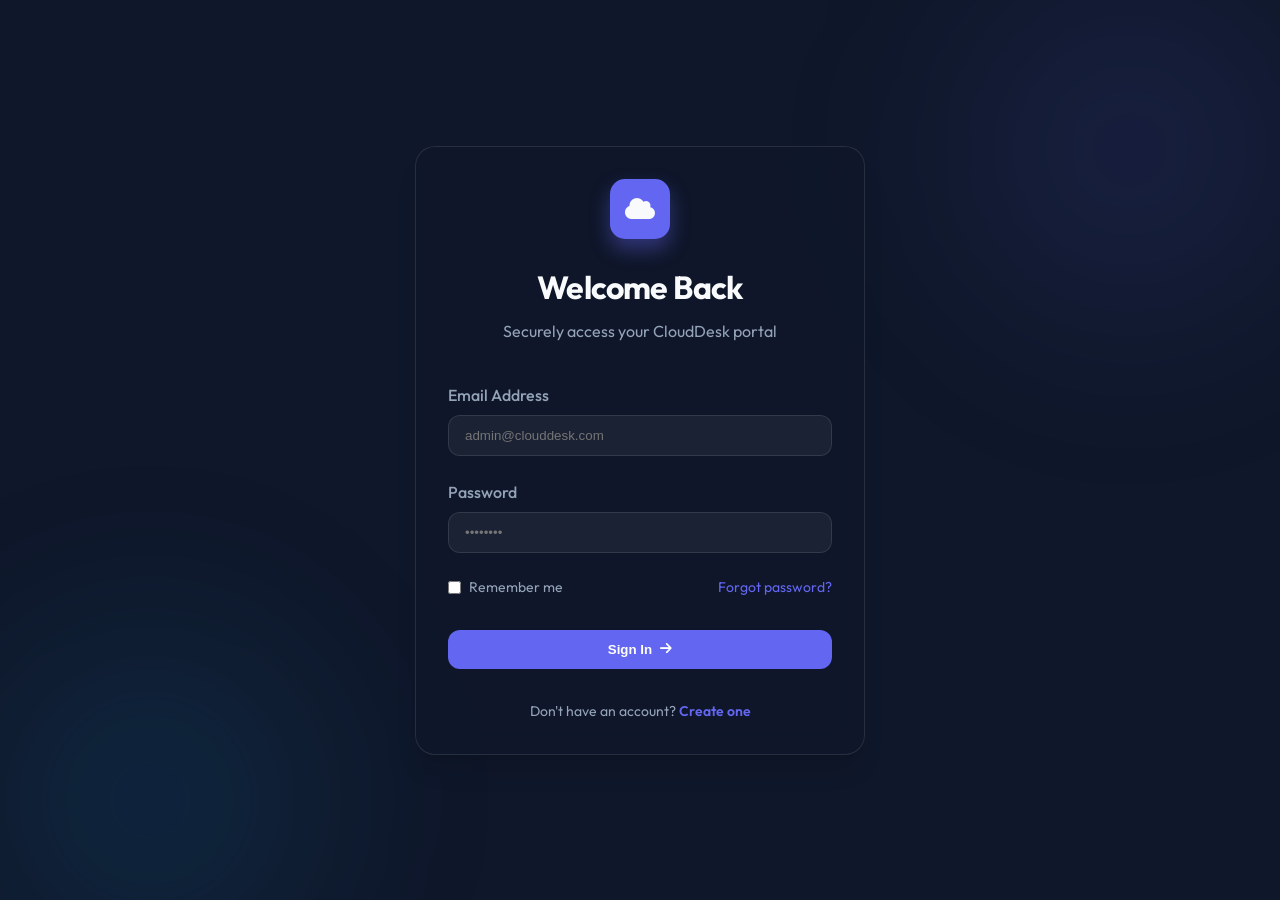
<file: submit-ticket.html>
<!DOCTYPE html>
<html lang="en">

<head>
    <meta charset="UTF-8">
    <meta name="viewport" content="width=device-width, initial-scale=1.0">
    <title>CloudDesk | Submit Ticket</title>
    <link rel="stylesheet" href="assets/css/styles.css">
    <link rel="stylesheet" href="https://cdnjs.cloudflare.com/ajax/libs/font-awesome/6.4.0/css/all.min.css">
</head>

<body>
    <div class="bg-blobs">
        <div class="blob blob-1"></div>
        <div class="blob blob-2"></div>
    </div>

    <div class="app-container">

        <aside class="sidebar">
            <a href="index.html"
                style="text-decoration: none; color: inherit; display: flex; align-items: center; gap: 0.75rem; margin-bottom: 3rem; cursor: pointer;">
                <div
                    style="width: 40px; height: 40px; background: var(--primary); border-radius: 10px; display: flex; align-items: center; justify-content: center;">
                    <i class="fas fa-cloud"></i>
                </div>
                <span style="font-weight: 700; font-size: 1.25rem;">CloudDesk</span>
            </a>
            <nav style="display: flex; flex-direction: column; gap: 0.5rem; flex: 1;">
                <a href="user-dashboard.html" class="btn"
                    style="justify-content: flex-start; color: var(--text-muted);">
                    <i class="fas fa-th-large"></i> <span>Dashboard</span>
                </a>
                <a href="submit-ticket.html" class="btn"
                    style="justify-content: flex-start; background: rgba(99, 102, 241, 0.1); color: var(--primary);">
                    <i class="fas fa-plus-circle"></i> <span>New Ticket</span>
                </a>
                <a href="history.html" class="btn" style="justify-content: flex-start; color: var(--text-muted);">
                    <i class="fas fa-history"></i> <span>Ticket History</span>
                </a>
            </nav>
            <div style="margin-top: auto;">
                <button id="logoutBtn" class="btn"
                    style="width: 100%; justify-content: flex-start; color: var(--danger);">
                    <i class="fas fa-sign-out-alt"></i> <span>Logout</span>
                </button>
            </div>
        </aside>

        <main class="main-content">
            <header style="margin-bottom: 2.5rem;">
                <a href="user-dashboard.html"
                    style="color: var(--primary); text-decoration: none; font-size: 0.875rem; display: flex; align-items: center; gap: 0.5rem; margin-bottom: 1rem;">
                    <i class="fas fa-arrow-left"></i> Back to Dashboard
                </a>
                <h1 style="font-size: 1.75rem;">Create New Ticket</h1>
                <p style="color: var(--text-muted);">Provide details about your technical issue</p>
            </header>

            <div class="glass-card" style="max-width: 800px;">
                <form id="ticketForm">
                    <div style="display: grid; grid-template-columns: 1fr 1fr; gap: 1.5rem;">
                        <div class="form-group" style="grid-column: span 2;">
                            <label for="title">Issue Summary</label>
                            <input type="text" id="title" class="form-input"
                                placeholder="e.g., Cannot access printer in Room 302" required>
                        </div>

                        <div class="form-group">
                            <label for="category">Category</label>
                            <select id="category" class="form-input"
                                style="appearance: none; background-image: url('data:image/svg+xml;charset=US-ASCII,%3Csvg%20xmlns%3D%22http%3A%2F%2Fwww.w3.org%2F2000%2Fsvg%22%20width%3D%22292.4%22%20height%3D%22292.4%22%3E%3Cpath%20fill%3D%22%2394a3b8%22%20d%3D%22M287%2069.4a17.6%2017.6%200%200%200-13-5.4H18.4c-5%200-9.3%201.8-12.9%205.4A17.6%2017.6%200%200%200%200%2082.2c0%205%201.8%209.3%205.4%2012.9l128%20127.9c3.6%203.6%207.8%205.4%2012.8%205.4s9.2-1.8%2012.8-5.4L287%2095c3.5-3.5%205.4-7.8%205.4-12.8%200-5-1.9-9.2-5.5-12.8z%22%2F%3E%3C%2Fsvg%3E'); background-repeat: no-repeat; background-position: right 1rem center; background-size: 0.65rem auto;">
                                <option value="Hardware">Hardware</option>
                                <option value="Software">Software</option>
                                <option value="Network">Network</option>
                                <option value="Account/Access">Account/Access</option>
                                <option value="Other">Other</option>
                            </select>
                        </div>

                        <div class="form-group">
                            <label for="priority">Priority</label>
                            <select id="priority" class="form-input"
                                style="appearance: none; background-image: url('data:image/svg+xml;charset=US-ASCII,%3Csvg%20xmlns%3D%22http%3A%2F%2Fwww.w3.org%2F2000%2Fsvg%22%20width%3D%22292.4%22%20height%3D%22292.4%22%3E%3Cpath%20fill%3D%22%2394a3b8%22%20d%3D%22M287%2069.4a17.6%2017.6%200%200%200-13-5.4H18.4c-5%200-9.3%201.8-12.9%205.4A17.6%2017.6%200%200%200%200%2082.2c0%205%201.8%209.3%205.4%2012.9l128%20127.9c3.6%203.6%207.8%205.4%2012.8%205.4s9.2-1.8%2012.8-5.4L287%2095c3.5-3.5%205.4-7.8%205.4-12.8%200-5-1.9-9.2-5.5-12.8z%22%2F%3E%3C%2Fsvg%3E'); background-repeat: no-repeat; background-position: right 1rem center; background-size: 0.65rem auto;">
                                <option value="Low">Low - Not Urgent</option>
                                <option value="Medium" selected>Medium - Normal</option>
                                <option value="High">High - Urgent</option>
                                <option value="Critical">Critical - Blocker</option>
                            </select>
                        </div>

                        <div class="form-group" style="grid-column: span 2;">
                            <label for="description">Detailed Description</label>
                            <textarea id="description" class="form-input" rows="6"
                                placeholder="Please provide as much detail as possible..." required></textarea>
                        </div>

                        <div class="form-group" style="grid-column: span 2;">
                            <label>Attachments (Optional)</label>
                            <div style="border: 2px dashed var(--glass-border); border-radius: var(--radius-md); padding: 2rem; text-align: center; cursor: pointer; transition: all 0.2s;"
                                onclick="document.getElementById('file').click()"
                                onmouseover="this.style.borderColor='var(--primary)'"
                                onmouseout="this.style.borderColor='var(--glass-border)'">
                                <i class="fas fa-cloud-upload-alt"
                                    style="font-size: 2rem; color: var(--text-muted); margin-bottom: 1rem;"></i>
                                <p style="color: var(--text-muted);">Click or drag files to upload screenshots</p>
                                <input type="file" id="file" style="display: none;">
                            </div>
                        </div>
                    </div>

                    <div style="display: flex; justify-content: flex-end; gap: 1rem; margin-top: 1rem;">
                        <button type="button" onclick="history.back()" class="btn"
                            style="background: rgba(255,255,255,0.05);">Cancel</button>
                        <button type="submit" class="btn btn-primary" style="padding: 0.75rem 2.5rem;">Submit
                            Ticket</button>
                    </div>
                </form>
            </div>
        </main>
    </div>

    <script src="assets/js/app.js" type="module"></script>
    <script type="module">
        import { app } from './assets/js/app.js';

        const user = app.getSession();
        if (!user) window.location.href = 'index.html';

        document.getElementById('logoutBtn').onclick = () => app.logout();

        const ticketForm = document.getElementById('ticketForm');
        ticketForm.addEventListener('submit', async (e) => {
            e.preventDefault();

            const formData = new FormData();
            formData.append('userId', user.id);
            formData.append('title', document.getElementById('title').value);
            formData.append('category', document.getElementById('category').value);
            formData.append('priority', document.getElementById('priority').value);
            formData.append('description', document.getElementById('description').value);
            
            const fileInput = document.getElementById('file');
            if (fileInput.files.length > 0) {
                formData.append('file', fileInput.files[0]);
            }

            try {
                const response = await fetch('api/tickets.php', {
                    method: 'POST',
                    body: formData
                });
                const result = await response.json();
                if (result.success) {
                    app.showToast('Ticket submitted successfully!', 'success');
                    setTimeout(() => window.location.href = 'user-dashboard.html', 1000);
                } else {
                    app.showToast(result.error || 'Failed to submit ticket', 'danger');
                }
            } catch (err) {
                app.showToast('Failed to connect to server', 'danger');
                console.error(err);
            }
        });
    </script>
</body>

</html>
</file>
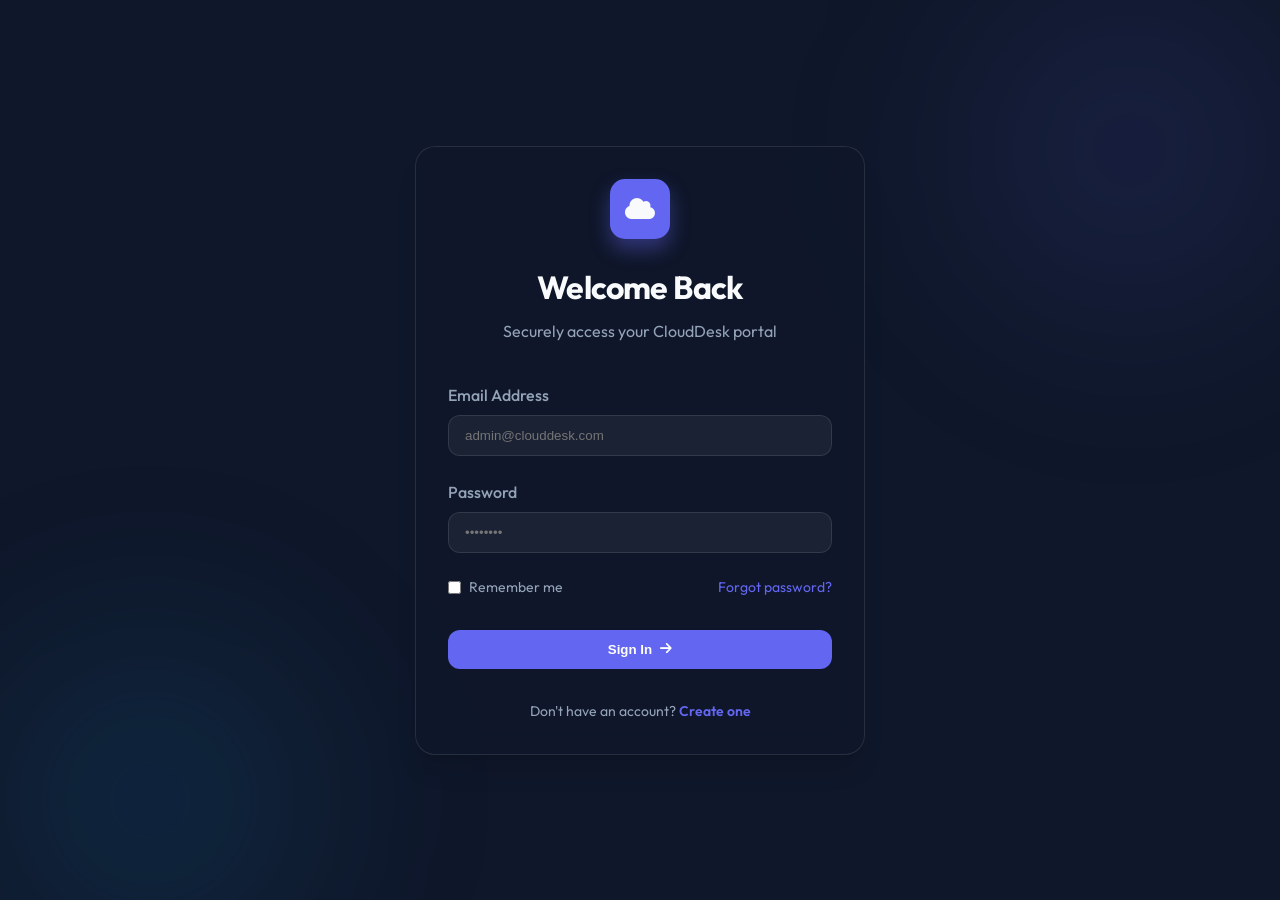
<file: technician-dashboard.html>
<!DOCTYPE html>
<html lang="en">

<head>
    <meta charset="UTF-8">
    <meta name="viewport" content="width=device-width, initial-scale=1.0">
    <title>CloudDesk | Technician Panel</title>
    <link rel="stylesheet" href="assets/css/styles.css">
    <link rel="stylesheet" href="https://cdnjs.cloudflare.com/ajax/libs/font-awesome/6.4.0/css/all.min.css">
</head>

<body>
    <div class="bg-blobs">
        <div class="blob blob-1"></div>
        <div class="blob blob-2"></div>
    </div>

    <div class="app-container">
        <aside class="sidebar">
            <a href="#" onclick="app.goHome(); return false;"
                style="text-decoration: none; color: inherit; display: flex; align-items: center; gap: 0.75rem; margin-bottom: 3rem; cursor: pointer;">
                <div
                    style="width: 40px; height: 40px; background: var(--primary); border-radius: 10px; display: flex; align-items: center; justify-content: center;">
                    <i class="fas fa-cloud"></i>
                </div>
                <span style="font-weight: 700; font-size: 1.25rem;">CloudDesk Tech</span>
            </a>
            <nav style="display: flex; flex-direction: column; gap: 0.5rem; flex: 1;">
                <a href="technician-dashboard.html" class="btn"
                    style="justify-content: flex-start; background: rgba(99, 102, 241, 0.1); color: var(--primary);">
                    <i class="fas fa-chart-line"></i> <span>Overview</span>
                </a>
            </nav>
            <div style="margin-top: auto;">
                <button id="logoutBtn" class="btn"
                    style="width: 100%; justify-content: flex-start; color: var(--danger);">
                    <i class="fas fa-sign-out-alt"></i> <span>Logout</span>
                </button>
            </div>
        </aside>

        <main class="main-content">
            <header style="display: flex; justify-content: space-between; align-items: center; margin-bottom: 2.5rem;">
                <div>
                    <h1 style="font-size: 1.75rem;">Support Queue</h1>
                    <p style="color: var(--text-muted);">Manage incoming requests and assignments</p>
                </div>
                <div style="display: flex; gap: 1rem;">
                    <div class="glass-card"
                        style="padding: 0.5rem 1rem; display: flex; align-items: center; gap: 1rem; border-radius: var(--radius-md);">
                        <span style="font-size: 0.875rem; color: var(--text-muted);">System Status:</span>
                        <span style="color: var(--success); font-size: 0.875rem; font-weight: 600;">● Healthy</span>
                    </div>
                </div>
            </header>

            <!-- Stats -->
            <div style="display: grid; grid-template-columns: repeat(4, 1fr); gap: 1.5rem; margin-bottom: 2.5rem;">
                <div class="glass-card" style="padding: 1.25rem;">
                    <p
                        style="color: var(--text-muted); font-size: 0.75rem; text-transform: uppercase; margin-bottom: 0.5rem;">
                        Unassigned</p>
                    <h2 id="statUnassigned" style="font-size: 1.75rem; color: var(--danger);">1</h2>
                </div>
                <div class="glass-card" style="padding: 1.25rem;">
                    <p
                        style="color: var(--text-muted); font-size: 0.75rem; text-transform: uppercase; margin-bottom: 0.5rem;">
                        In Progress</p>
                    <h2 id="statProgress" style="font-size: 1.75rem; color: var(--warning);">1</h2>
                </div>
                <div class="glass-card" style="padding: 1.25rem;">
                    <p
                        style="color: var(--text-muted); font-size: 0.75rem; text-transform: uppercase; margin-bottom: 0.5rem;">
                        Avg Response</p>
                    <h2 style="font-size: 1.75rem;">14m</h2>
                </div>
                <div class="glass-card" style="padding: 1.25rem;">
                    <p
                        style="color: var(--text-muted); font-size: 0.75rem; text-transform: uppercase; margin-bottom: 0.5rem;">
                        SLA Met</p>
                    <h2 style="font-size: 1.75rem; color: var(--success);">98%</h2>
                </div>
            </div>


            <div class="glass-card" style="padding: 0;">
                <div
                    style="padding: 1.5rem; border-bottom: 1px solid var(--glass-border); display: flex; justify-content: space-between; align-items: center;">
                    <h3 style="font-size: 1.125rem;">Global Ticket Queue</h3>
                    <div style="display: flex; gap: 1rem;">
                        <select class="form-input" style="padding: 0.5rem 1rem; width: 150px; font-size: 0.875rem;">
                            <option>All Status</option>
                            <option>Open</option>
                            <option>In Progress</option>
                            <option>Resolved</option>
                        </select>
                    </div>
                </div>
                <div style="overflow-x: auto;">
                    <table style="width: 100%; border-collapse: collapse;">
                        <thead>
                            <tr
                                style="background: rgba(255,255,255,0.02); border-bottom: 1px solid var(--glass-border);">
                                <th
                                    style="padding: 1rem 1.5rem; font-size: 0.75rem; text-transform: uppercase; color: var(--text-muted);">
                                    Ticket ID</th>
                                <th
                                    style="padding: 1rem 1.5rem; font-size: 0.75rem; text-transform: uppercase; color: var(--text-muted);">
                                    Subject</th>
                                <th
                                    style="padding: 1rem 1.5rem; font-size: 0.75rem; text-transform: uppercase; color: var(--text-muted);">
                                    Requester</th>
                                <th
                                    style="padding: 1rem 1.5rem; font-size: 0.75rem; text-transform: uppercase; color: var(--text-muted);">
                                    Priority</th>
                                <th
                                    style="padding: 1rem 1.5rem; font-size: 0.75rem; text-transform: uppercase; color: var(--text-muted);">
                                    Assignee</th>
                                <th
                                    style="padding: 1rem 1.5rem; font-size: 0.75rem; text-transform: uppercase; color: var(--text-muted);">
                                    Status</th>
                                <th
                                    style="padding: 1rem 1.5rem; font-size: 0.75rem; text-transform: uppercase; color: var(--text-muted);">
                                    SLA</th>
                                <th
                                    style="padding: 1rem 1.5rem; text-align: right; font-size: 0.75rem; text-transform: uppercase; color: var(--text-muted);">
                                    Actions</th>
                            </tr>
                        </thead>
                        <tbody id="adminTicketBody">

                        </tbody>
                    </table>
                </div>
            </div>
        </main>
    </div>

    <script src="assets/js/app.js" type="module"></script>
    <script type="module">
        import { app } from './assets/js/app.js';

        const admin = app.getSession();
        if (!admin || admin.role !== 'technician') {
            window.location.href = 'index.html';
        }

        document.getElementById('logoutBtn').onclick = () => app.logout();

        async function renderTickets() {
            const tickets = await app.fetchTickets();
            const users = JSON.parse(localStorage.getItem('cd_users') || '[]');
            const tbody = document.getElementById('adminTicketBody');

            document.getElementById('statUnassigned').textContent = tickets.filter(t => !t.assignee && t.status === 'open').length;
            document.getElementById('statProgress').textContent = tickets.filter(t => t.status === 'progress').length;

            tbody.innerHTML = tickets.map(t => {
                const requesterName = t.requester_name || (users.find(u => u.id === t.userId)?.name) || 'Unknown';
                return `
                    <tr style="border-bottom: 1px solid var(--glass-border);">
                        <td style="padding: 1rem 1.5rem;">
                            <div style="font-weight: 600; color: var(--primary);">${t.id}</div>
                        </td>
                        <td style="padding: 1rem 1.5rem;">
                            <div style="font-size: 0.875rem; color: white;">${t.title}</div>
                        </td>
                        <td style="padding: 1rem 1.5rem;">
                            <div style="font-size: 0.875rem;">${requesterName}</div>
                        </td>
                        <td style="padding: 1rem 1.5rem;">
                             <span style="font-size: 0.875rem; color: ${t.priority === 'High' ? 'var(--danger)' : 'inherit'}">
                                ${t.priority}
                             </span>
                        </td>
                        <td style="padding: 1rem 1.5rem;">
                            <div style="font-size: 0.875rem; color: var(--text-muted); italic">${t.assignee || 'Unassigned'}</div>
                        </td>
                        <td style="padding: 1rem 1.5rem;">
                            <span class="badge badge-${t.status}">${t.status}</span>
                        </td>
                        <td style="padding: 1rem 1.5rem;">
                            <span style="display: flex; align-items: center; gap: 0.5rem; font-size: 0.875rem;">
                                <div style="width: 8px; height: 8px; border-radius: 50%; background: ${t.sla_status === 'breached' ? 'var(--danger)' : t.sla_status === 'warning' ? 'var(--warning)' : 'var(--success)'}"></div>
                                ${t.sla_status || 'on-track'}
                            </span>
                        </td>
                        <td style="padding: 1rem 1.5rem; text-align: right;">
                            <button onclick="window.manageTicket('${t.id}')" class="btn" style="padding: 0.4rem 0.8rem; font-size: 0.75rem; background: rgba(255,255,255,0.05);">Manage</button>
                        </td>
                    </tr>
                `;
            }).join('');
        }

        window.manageTicket = (id) => {
            window.location.href = `manage-ticket.html?id=${id}`;
        };

        renderTickets();
    </script>
</body>

</html>
</file>
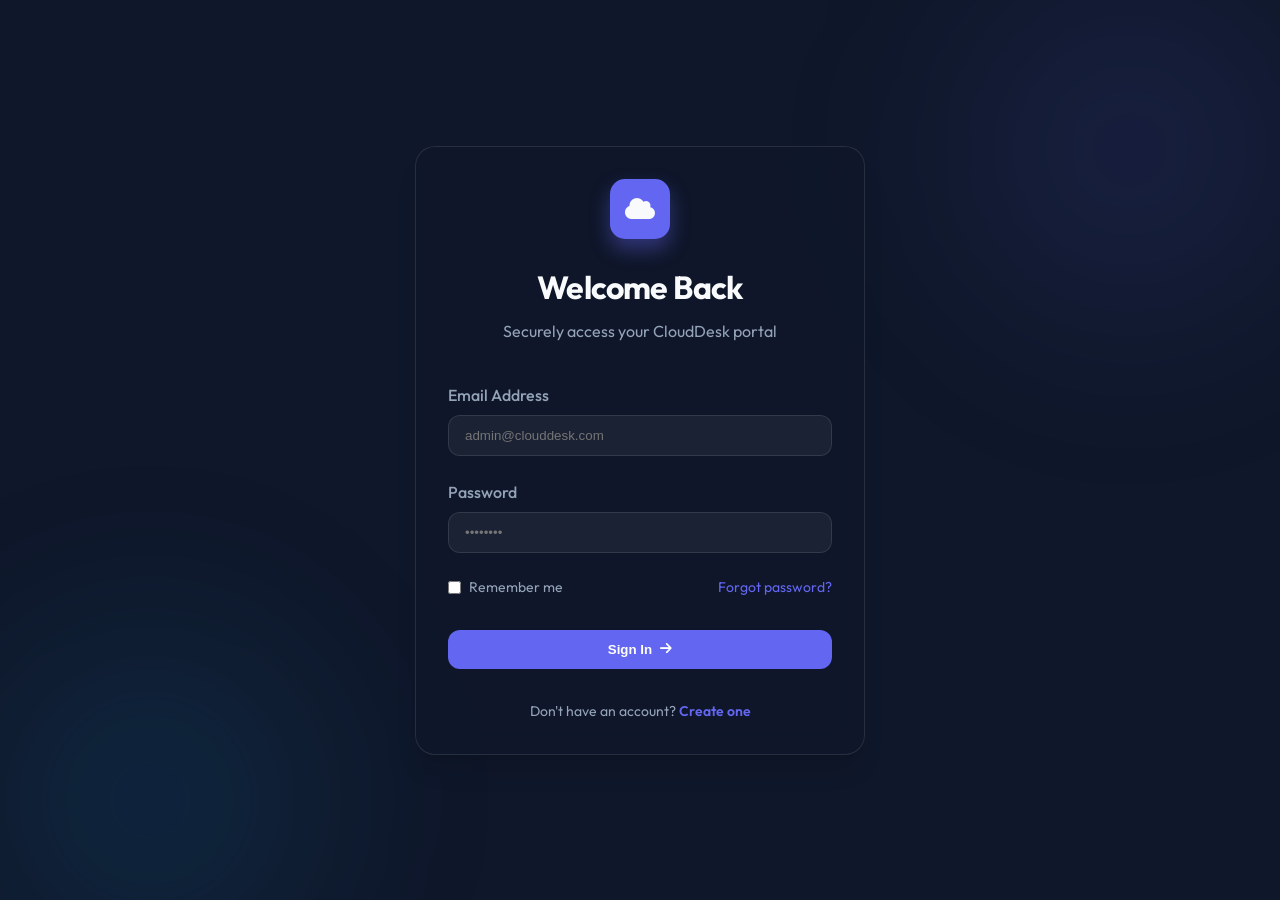
<file: user-dashboard.html>
<!DOCTYPE html>
<html lang="en">

<head>
    <meta charset="UTF-8">
    <meta name="viewport" content="width=device-width, initial-scale=1.0">
    <title>CloudDesk | User Dashboard</title>
    <link rel="stylesheet" href="assets/css/styles.css">
    <link rel="stylesheet" href="https://cdnjs.cloudflare.com/ajax/libs/font-awesome/6.4.0/css/all.min.css">
</head>

<body>
    <div class="bg-blobs">
        <div class="blob blob-1"></div>
        <div class="blob blob-2"></div>
    </div>

    <div class="app-container">

        <aside class="sidebar">
            <a href="index.html"
                style="text-decoration: none; color: inherit; display: flex; align-items: center; gap: 0.75rem; margin-bottom: 3rem; cursor: pointer;">
                <div
                    style="width: 40px; height: 40px; background: var(--primary); border-radius: 10px; display: flex; align-items: center; justify-content: center; font-size: 1rem;">
                    <i class="fas fa-cloud"></i>
                </div>
                <span style="font-weight: 700; font-size: 1.25rem; letter-spacing: -0.5px;">CloudDesk</span>
            </a>

            <nav style="display: flex; flex-direction: column; gap: 0.5rem; flex: 1;">
                <a href="user-dashboard.html" class="btn"
                    style="justify-content: flex-start; background: rgba(99, 102, 241, 0.1); color: var(--primary);">
                    <i class="fas fa-th-large"></i> <span>Dashboard</span>
                </a>
                <a href="submit-ticket.html" class="btn" style="justify-content: flex-start; color: var(--text-muted);">
                    <i class="fas fa-plus-circle"></i> <span>New Ticket</span>
                </a>
                <a href="history.html" class="btn" style="justify-content: flex-start; color: var(--text-muted);">
                    <i class="fas fa-history"></i> <span>Ticket History</span>
                </a>
            </nav>

            <div style="margin-top: auto; border-top: 1px solid var(--glass-border); padding-top: 1.5rem;">
                <div id="userProfile" style="display: flex; align-items: center; gap: 0.75rem; margin-bottom: 1rem;">
                    <div
                        style="width: 32px; height: 32px; background: var(--secondary); border-radius: 50%; display: flex; align-items: center; justify-content: center; font-size: 0.75rem; font-weight: 700;">
                        JD</div>
                    <div>
                        <p id="userName" style="font-size: 0.875rem; font-weight: 600;">Jane Doe</p>
                        <p style="font-size: 0.75rem; color: var(--text-muted);">Standard User</p>
                    </div>
                </div>
                <button id="logoutBtn" class="btn"
                    style="width: 100%; justify-content: flex-start; background: transparent; color: var(--danger); padding: 0.5rem 0;">
                    <i class="fas fa-sign-out-alt"></i> <span>Logout</span>
                </button>
            </div>
        </aside>


        <main class="main-content">
            <header style="display: flex; justify-content: space-between; align-items: center; margin-bottom: 2.5rem;">
                <div>
                    <h1 style="font-size: 1.75rem; margin-bottom: 0.25rem;">My Support Desk</h1>
                    <p style="color: var(--text-muted);">Track and manage your requests</p>
                </div>
                <a href="submit-ticket.html" class="btn btn-primary">
                    <i class="fas fa-plus"></i> New Request
                </a>
            </header>


            <div
                style="display: grid; grid-template-columns: repeat(auto-fit, minmax(200px, 1fr)); gap: 1.5rem; margin-bottom: 2.5rem;">
                <div class="glass-card" style="padding: 1.5rem; text-align: center;">
                    <p style="color: var(--text-muted); font-size: 0.875rem; margin-bottom: 0.5rem;">Total Tickets</p>
                    <h2 id="statTotal" style="font-size: 2rem;">2</h2>
                </div>
                <div class="glass-card"
                    style="padding: 1.5rem; text-align: center; border-bottom: 3px solid var(--info);">
                    <p style="color: var(--text-muted); font-size: 0.875rem; margin-bottom: 0.5rem;">Open</p>
                    <h2 id="statOpen" style="font-size: 2rem; color: var(--info);">1</h2>
                </div>
                <div class="glass-card"
                    style="padding: 1.5rem; text-align: center; border-bottom: 3px solid var(--success);">
                    <p style="color: var(--text-muted); font-size: 0.875rem; margin-bottom: 0.5rem;">Resolved</p>
                    <h2 id="statResolved" style="font-size: 2rem; color: var(--success);">0</h2>
                </div>
            </div>


            <div class="glass-card" style="padding: 0; overflow: hidden;">
                <div
                    style="padding: 1.5rem; border-bottom: 1px solid var(--glass-border); display: flex; justify-content: space-between; align-items: center;">
                    <h3 style="font-size: 1.125rem;">Recent Requests</h3>
                    <div style="display: flex; gap: 0.75rem;">
                        <input type="text" placeholder="Search tickets..." class="form-input"
                            style="padding: 0.5rem 1rem; width: 250px; font-size: 0.875rem;">
                    </div>
                </div>
                <div style="overflow-x: auto;">
                    <table style="width: 100%; border-collapse: collapse; text-align: left;">
                        <thead>
                            <tr
                                style="background: rgba(255,255,255,0.02); border-bottom: 1px solid var(--glass-border);">
                                <th
                                    style="padding: 1rem 1.5rem; font-size: 0.75rem; text-transform: uppercase; color: var(--text-muted);">
                                    Ticket ID</th>
                                <th
                                    style="padding: 1rem 1.5rem; font-size: 0.75rem; text-transform: uppercase; color: var(--text-muted);">
                                    Subject</th>
                                <th
                                    style="padding: 1rem 1.5rem; font-size: 0.75rem; text-transform: uppercase; color: var(--text-muted);">
                                    Category</th>
                                <th
                                    style="padding: 1rem 1.5rem; font-size: 0.75rem; text-transform: uppercase; color: var(--text-muted);">
                                    Priority</th>
                                <th
                                    style="padding: 1rem 1.5rem; font-size: 0.75rem; text-transform: uppercase; color: var(--text-muted);">
                                    Status</th>
                                <th
                                    style="padding: 1rem 1.5rem; font-size: 0.75rem; text-transform: uppercase; color: var(--text-muted);">
                                    SLA Status</th>
                                <th
                                    style="padding: 1rem 1.5rem; font-size: 0.75rem; text-transform: uppercase; color: var(--text-muted);">
                                    Created</th>
                            </tr>
                        </thead>
                        <tbody id="ticketTableBody">

                        </tbody>
                    </table>
                </div>
            </div>
        </main>
    </div>

    <script src="assets/js/app.js" type="module"></script>
    <script type="module">
        import { app } from './assets/js/app.js';


        const user = app.getSession();
        if (!user || user.role !== 'user') window.location.href = 'index.html';


        document.getElementById('userName').textContent = user.name;
        document.getElementById('logoutBtn').onclick = () => app.logout();


        async function loadTickets() {
            const tickets = await app.fetchTickets();
            const tbody = document.getElementById('ticketTableBody');

            document.getElementById('statTotal').textContent = tickets.length;
            document.getElementById('statOpen').textContent = tickets.filter(t => t.status === 'open' || t.status === 'progress').length;
            document.getElementById('statResolved').textContent = tickets.filter(t => t.status === 'resolved').length;

            if (tickets.length === 0) {
                tbody.innerHTML = `<tr><td colspan="6" style="padding: 3rem; text-align: center; color: var(--text-muted);">No tickets found. Create your first one!</td></tr>`;
            } else {
                tbody.innerHTML = tickets.map(t => `
                    <tr style="border-bottom: 1px solid var(--glass-border); transition: background 0.2s;" onmouseover="this.style.background='rgba(255,255,255,0.02)'" onmouseout="this.style.background='transparent'">
                        <td style="padding: 1rem 1.5rem; font-family: monospace; color: var(--primary); font-weight: 600;">${t.id}</td>
                        <td style="padding: 1rem 1.5rem; font-weight: 500;">${t.title}</td>
                        <td style="padding: 1rem 1.5rem;">${t.category}</td>
                        <td style="padding: 1rem 1.5rem;">
                            <span style="display: flex; align-items: center; gap: 0.5rem; font-size: 0.875rem;">
                                <div style="width: 8px; height: 8px; border-radius: 50%; background: ${t.priority === 'High' ? 'var(--danger)' : t.priority === 'Medium' ? 'var(--warning)' : 'var(--success)'}"></div>
                                ${t.priority}
                            </span>
                        </td>
                        <td style="padding: 1rem 1.5rem;">
                            <span class="badge badge-${t.status}">${t.status}</span>
                        </td>
                        <td style="padding: 1rem 1.5rem;">
                            <span style="display: flex; align-items: center; gap: 0.5rem; font-size: 0.875rem;">
                                <div style="width: 8px; height: 8px; border-radius: 50%; background: ${t.sla_status === 'breached' ? 'var(--danger)' : t.sla_status === 'warning' ? 'var(--warning)' : 'var(--success)'}"></div>
                                ${t.sla_status || 'on-track'}
                            </span>
                        </td>
                        <td style="padding: 1rem 1.5rem; font-size: 0.875rem; color: var(--text-muted);">${new Date(t.created_at || t.created).toLocaleDateString()}</td>
                    </tr>
                `).join('');
            }
        }

        loadTickets();
    </script>
</body>

</html>
</file>
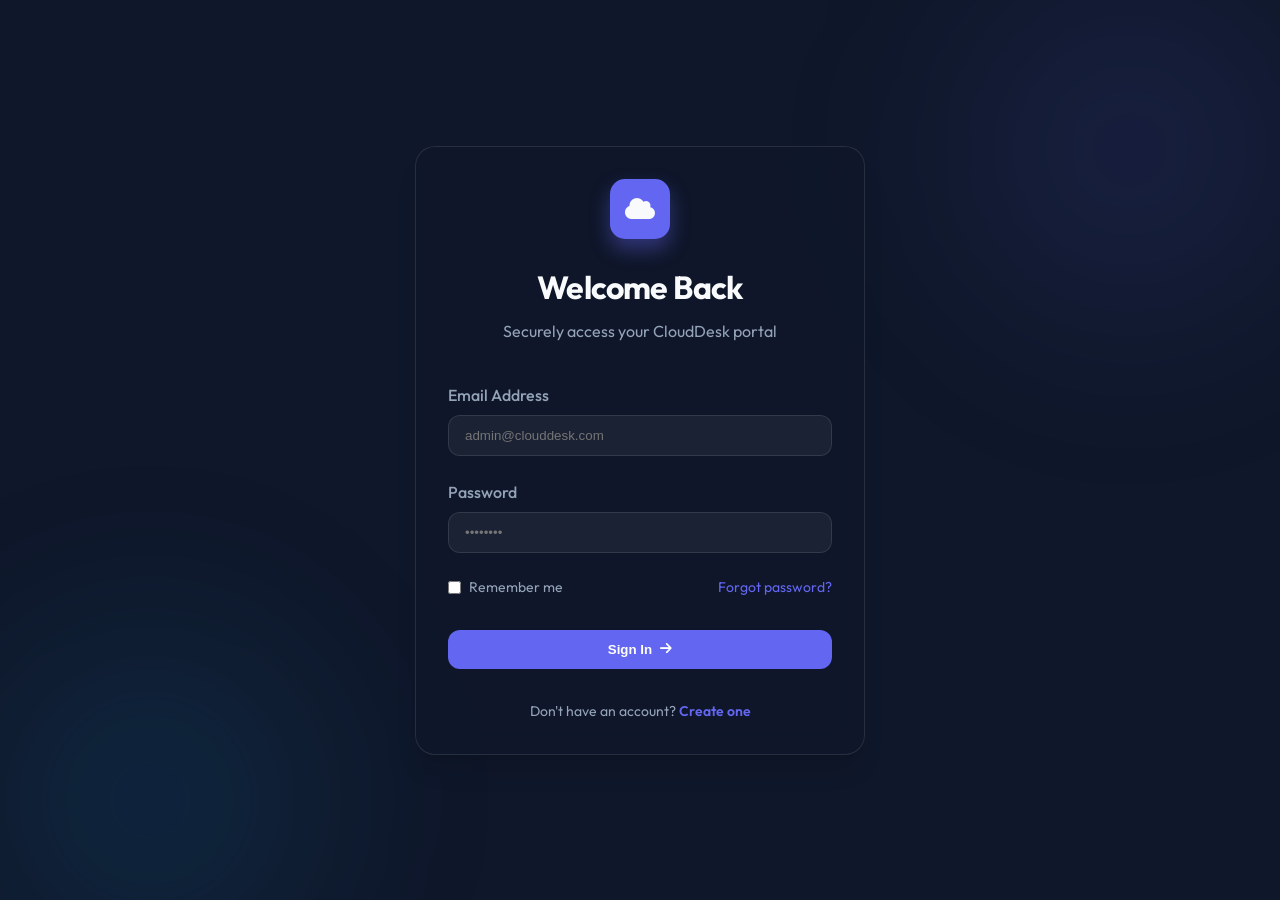
<file: users.html>
<!DOCTYPE html>
<html lang="en">

<head>
    <meta charset="UTF-8">
    <meta name="viewport" content="width=device-width, initial-scale=1.0">
    <title>CloudDesk | User Management</title>
    <link rel="stylesheet" href="assets/css/styles.css">
    <link rel="stylesheet" href="https://cdnjs.cloudflare.com/ajax/libs/font-awesome/6.4.0/css/all.min.css">
</head>

<body>
    <div class="bg-blobs">
        <div class="blob blob-1"></div>
        <div class="blob blob-2"></div>
    </div>

    <div class="app-container">
        <aside class="sidebar">
            <a href="#" onclick="app.goHome(); return false;"
                style="text-decoration: none; color: inherit; display: flex; align-items: center; gap: 0.75rem; margin-bottom: 3rem; cursor: pointer;">
                <div
                    style="width: 40px; height: 40px; background: var(--primary); border-radius: 10px; display: flex; align-items: center; justify-content: center;">
                    <i class="fas fa-cloud"></i>
                </div>
                <span style="font-weight: 700; font-size: 1.25rem;">CloudDesk Admin</span>
            </a>
            <nav style="display: flex; flex-direction: column; gap: 0.5rem; flex: 1;">
                <a href="admin-dashboard.html" class="btn"
                    style="justify-content: flex-start; color: var(--text-muted);">
                    <i class="fas fa-chart-line"></i> <span>Overview</span>
                </a>
                <a href="users.html" class="btn"
                    style="justify-content: flex-start; background: rgba(99, 102, 241, 0.1); color: var(--primary);">
                    <i class="fas fa-users-cog"></i> <span>User Management</span>
                </a>
                <a href="reports.html" class="btn" style="justify-content: flex-start; color: var(--text-muted);">
                    <i class="fas fa-file-alt"></i> <span>Reports</span>
                </a>
            </nav>
            <div style="margin-top: auto;">
                <button id="logoutBtn" class="btn"
                    style="width: 100%; justify-content: flex-start; color: var(--danger);">
                    <i class="fas fa-sign-out-alt"></i> <span>Logout</span>
                </button>
            </div>
        </aside>

        <main class="main-content">
            <header style="margin-bottom: 2.5rem;">
                <h1 style="font-size: 1.75rem;">Team Management</h1>
                <p style="color: var(--text-muted);">Manage employee roles and permissions</p>
            </header>

            <div class="glass-card" style="padding: 0; overflow: hidden;">
                <div
                    style="padding: 1.5rem; border-bottom: 1px solid var(--glass-border); display: flex; justify-content: space-between; align-items: center;">
                    <h3 style="font-size: 1.125rem;">System Users</h3>
                    <div style="display: flex; gap: 0.75rem;">
                        <input type="text" id="userSearch" placeholder="Search by name or email..." class="form-input"
                            style="padding: 0.5rem 1rem; width: 300px;">
                    </div>
                </div>
                <div style="overflow-x: auto;">
                    <table style="width: 100%; border-collapse: collapse; text-align: left;">
                        <thead>
                            <tr
                                style="background: rgba(255,255,255,0.02); border-bottom: 1px solid var(--glass-border);">
                                <th
                                    style="padding: 1rem 1.5rem; font-size: 0.75rem; text-transform: uppercase; color: var(--text-muted);">
                                    Name</th>
                                <th
                                    style="padding: 1rem 1.5rem; font-size: 0.75rem; text-transform: uppercase; color: var(--text-muted);">
                                    Email</th>
                                <th
                                    style="padding: 1rem 1.5rem; font-size: 0.75rem; text-transform: uppercase; color: var(--text-muted);">
                                    Current Role</th>
                                <th
                                    style="padding: 1rem 1.5rem; font-size: 0.75rem; text-transform: uppercase; color: var(--text-muted); text-align: right;">
                                    Action</th>
                            </tr>
                        </thead>
                        <tbody id="userTableBody">

                        </tbody>
                    </table>
                </div>
            </div>
        </main>
    </div>

    <script src="assets/js/app.js" type="module"></script>
    <script type="module">
        import { app } from './assets/js/app.js';

        const admin = app.getSession();
        if (!admin || admin.role !== 'admin') window.location.href = 'index.html';
        document.getElementById('logoutBtn').onclick = () => app.logout();

        async function loadUsers() {

            const users = JSON.parse(localStorage.getItem('cd_users') || '[]');
            const tbody = document.getElementById('userTableBody');

            tbody.innerHTML = users.map(u => `
                <tr style="border-bottom: 1px solid var(--glass-border);">
                    <td style="padding: 1rem 1.5rem; font-weight: 600;">${u.name}</td>
                    <td style="padding: 1rem 1.5rem; color: var(--text-muted);">${u.email}</td>
                    <td style="padding: 1rem 1.5rem;">
                        <span class="badge" style="background: rgba(255,255,255,0.05); color: ${u.role === 'admin' ? 'var(--primary)' : 'var(--text-main)'}">
                            ${u.role.toUpperCase()}
                        </span>
                    </td>
                    <td style="padding: 1rem 1.5rem; text-align: right; display: flex; gap: 0.5rem; justify-content: flex-end;">
                        <select onchange="window.updateRole(${u.id}, this.value)" class="form-input" style="width: 130px; padding: 0.3rem 0.5rem; font-size: 0.8rem;">
                            <option value="user" ${u.role === 'user' ? 'selected' : ''}>User</option>
                            <option value="technician" ${u.role === 'technician' ? 'selected' : ''}>Technician</option>
                            <option value="admin" ${u.role === 'admin' ? 'selected' : ''}>Admin</option>
                        </select>
                        ${u.email !== admin.email ? `
                            <button onclick="window.deleteUser(${u.id})" class="btn" style="background: rgba(239, 68, 68, 0.1); color: var(--danger); padding: 0.3rem 0.6rem;">
                                <i class="fas fa-trash-alt"></i>
                            </button>
                        ` : ''}
                    </td>
                </tr>
            `).join('');
        }

        window.updateRole = (userId, newRole) => {
            const users = JSON.parse(localStorage.getItem('cd_users'));
            const userIdx = users.findIndex(u => u.id === userId);
            if (userIdx !== -1) {
                users[userIdx].role = newRole;
                localStorage.setItem('cd_users', JSON.stringify(users));
                app.showToast(`Updated ${users[userIdx].name} to ${newRole}`, 'success');
                loadUsers();
            }
        };

        window.deleteUser = async (userId) => {
            const confirmed = await app.confirm(
                'Delete User Account?',
                'Are you sure you want to permanently delete this user? This action cannot be undone and will remove all their data.',
                'Delete Account'
            );

            if (confirmed) {
                const users = JSON.parse(localStorage.getItem('cd_users'));
                const filteredUsers = users.filter(u => u.id !== userId);
                localStorage.setItem('cd_users', JSON.stringify(filteredUsers));
                app.showToast('User deleted successfully', 'info');
                loadUsers();
            }
        };

        loadUsers();
    </script>
</body>

</html>
</file>
<file: assets/css/styles.css>
@import url('https://fonts.googleapis.com/css2?family=Outfit:wght@300;400;500;600;700&display=swap');

:root {
    /* Color Palette */
    --primary: #6366f1;
    --primary-hover: #4f46e5;
    --secondary: #0ea5e9;
    --bg-dark: #0f172a;
    --bg-surface: rgba(30, 41, 59, 0.7);
    --bg-surface-light: rgba(255, 255, 255, 0.05);
    
    --text-main: #f8fafc;
    --text-muted: #94a3b8;
    
    --success: #10b981;
    --warning: #f59e0b;
    --danger: #ef4444;
    --info: #3b82f6;

    /* Spacing & Radii */
    --radius-sm: 8px;
    --radius-md: 12px;
    --radius-lg: 20px;
    --shadow-sm: 0 1px 2px 0 rgb(0 0 0 / 0.05);
    --shadow-md: 0 4px 6px -1px rgb(0 0 0 / 0.1), 0 2px 4px -2px rgb(0 0 0 / 0.1);
    --shadow-xl: 0 20px 25px -5px rgb(0 0 0 / 0.1), 0 8px 10px -6px rgb(0 0 0 / 0.1);
    
    --glass-border: rgba(255, 255, 255, 0.1);
    --glass-bg: rgba(15, 23, 42, 0.8);
}

* {
    margin: 0;
    padding: 0;
    box-sizing: border-box;
}

body {
    font-family: 'Outfit', sans-serif;
    background-color: var(--bg-dark);
    color: var(--text-main);
    line-height: 1.5;
    overflow-x: hidden;
    min-height: 100vh;
}

/* Background Gradients */
.bg-blobs {
    position: fixed;
    top: 0;
    left: 0;
    width: 100%;
    height: 100%;
    z-index: -1;
    overflow: hidden;
}

.blob {
    position: absolute;
    width: 500px;
    height: 500px;
    background: radial-gradient(circle, rgba(99, 102, 241, 0.15) 0%, transparent 70%);
    filter: blur(80px);
    border-radius: 50%;
}

.blob-1 { top: -100px; right: -100px; }
.blob-2 { bottom: -150px; left: -100px; background: radial-gradient(circle, rgba(14, 165, 233, 0.15) 0%, transparent 70%); }

/* Typography */
h1, h2, h3, h4 {
    font-weight: 700;
    letter-spacing: -0.025em;
}

/* Glassmorphism Components */
.glass-card {
    background: var(--glass-bg);
    backdrop-filter: blur(12px);
    -webkit-backdrop-filter: blur(12px);
    border: 1px solid var(--glass-border);
    border-radius: var(--radius-lg);
    padding: 2rem;
    box-shadow: var(--shadow-xl);
}

/* Buttons */
.btn {
    display: inline-flex;
    align-items: center;
    justify-content: center;
    padding: 0.75rem 1.5rem;
    border-radius: var(--radius-md);
    font-weight: 600;
    cursor: pointer;
    transition: all 0.2s cubic-bezier(0.4, 0, 0.2, 1);
    border: none;
    gap: 0.5rem;
}

.btn-primary {
    background-color: var(--primary);
    color: white;
}

.btn-primary:hover {
    background-color: var(--primary-hover);
    transform: translateY(-2px);
    box-shadow: 0 10px 15px -3px rgba(99, 102, 241, 0.3);
}

/* Inputs */
.form-group {
    margin-bottom: 1.5rem;
}

.form-group label {
    display: block;
    margin-bottom: 0.5rem;
    font-weight: 500;
    color: var(--text-muted);
}

.form-input {
    width: 100%;
    background: var(--bg-surface-light);
    border: 1px solid var(--glass-border);
    border-radius: var(--radius-md);
    padding: 0.75rem 1rem;
    color: white;
    outline: none;
    transition: border-color 0.2s;
}

/* Fix for Dropdown visibility */
select.form-input {
    background-color: var(--bg-dark);
    cursor: pointer;
}

select.form-input option {
    background-color: var(--bg-dark);
    color: white;
    padding: 10px;
}

.form-input:focus {
    border-color: var(--primary);
}

/* Status Badges */
.badge {
    padding: 0.25rem 0.75rem;
    border-radius: 9999px;
    font-size: 0.75rem;
    font-weight: 600;
    text-transform: uppercase;
}

.badge-open { background: rgba(59, 130, 246, 0.2); color: #60a5fa; }
.badge-progress { background: rgba(245, 158, 11, 0.2); color: #fbbf24; }
.badge-resolved { background: rgba(16, 185, 129, 0.2); color: #34d399; }
.badge-closed { background: rgba(148, 163, 184, 0.2); color: #cbd5e1; }

/* Dashboard Layout */
.app-container {
    display: flex;
    min-height: 100vh;
}

.sidebar {
    width: 280px;
    background: var(--glass-bg);
    border-right: 1px solid var(--glass-border);
    padding: 2rem 1.5rem;
    display: flex;
    flex-direction: column;
}

.main-content {
    flex: 1;
    padding: 2rem 3rem;
    overflow-y: auto;
}

@media (max-width: 1024px) {
    .sidebar { width: 80px; padding: 2rem 1rem; }
    .sidebar span { display: none; }
}

@media (max-width: 768px) {
    .app-container { flex-direction: column; }
    .sidebar { width: 100%; height: auto; border-right: none; border-bottom: 1px solid var(--glass-border); }
}

/* Toast System */
.toast-container {
    position: fixed;
    top: 2rem;
    right: 2rem;
    z-index: 9999;
    display: flex;
    flex-direction: column;
    gap: 0.75rem;
}

.toast {
    background: rgba(15, 23, 42, 0.9);
    backdrop-filter: blur(10px);
    border: 1px solid var(--glass-border);
    padding: 1rem 1.5rem;
    border-radius: var(--radius-md);
    color: white;
    display: flex;
    align-items: center;
    gap: 0.75rem;
    box-shadow: 0 10px 25px -5px rgba(0, 0, 0, 0.3);
    animation: toastSlideIn 0.3s cubic-bezier(0.68, -0.55, 0.265, 1.55) forwards;
    min-width: 300px;
    border-left: 4px solid var(--primary);
}

.toast-success { border-left-color: var(--success); }
.toast-danger { border-left-color: var(--danger); }
.toast-info { border-left-color: var(--info); }
.toast-warning { border-left-color: var(--warning); }

@keyframes toastSlideIn {
    from { transform: translateX(100%) scale(0.9); opacity: 0; }
    to { transform: translateX(0) scale(1); opacity: 1; }
}

.toast-out {
    animation: toastSlideOut 0.3s forwards;
}

@keyframes toastSlideOut {
    to { transform: translateX(100%); opacity: 0; }
}

/* Custom Modal System */
.modal-overlay {
    position: fixed;
    top: 0;
    left: 0;
    width: 100%;
    height: 100%;
    background: rgba(0, 0, 0, 0.6);
    backdrop-filter: blur(8px);
    display: flex;
    align-items: center;
    justify-content: center;
    z-index: 10000;
    opacity: 0;
    visibility: hidden;
    transition: all 0.3s ease;
}

.modal-overlay.active {
    opacity: 1;
    visibility: visible;
}

.modal-card {
    background: var(--glass-bg);
    border: 1px solid var(--glass-border);
    border-radius: var(--radius-lg);
    padding: 2.5rem;
    max-width: 450px;
    width: 90%;
    transform: scale(0.9) translateY(20px);
    transition: all 0.3s cubic-bezier(0.34, 1.56, 0.64, 1);
    box-shadow: 0 25px 50px -12px rgba(0, 0, 0, 0.5);
    text-align: center;
}

.modal-overlay.active .modal-card {
    transform: scale(1) translateY(0);
}

.modal-icon {
    width: 60px;
    height: 60px;
    background: rgba(239, 68, 68, 0.1);
    color: var(--danger);
    border-radius: 50%;
    display: flex;
    align-items: center;
    justify-content: center;
    font-size: 1.5rem;
    margin: 0 auto 1.5rem;
}

.modal-title { font-size: 1.25rem; font-weight: 700; margin-bottom: 0.75rem; }
.modal-text { color: var(--text-muted); margin-bottom: 2rem; line-height: 1.6; }

.modal-actions {
    display: flex;
    gap: 1rem;
}

.modal-actions .btn { flex: 1; }
</file>
